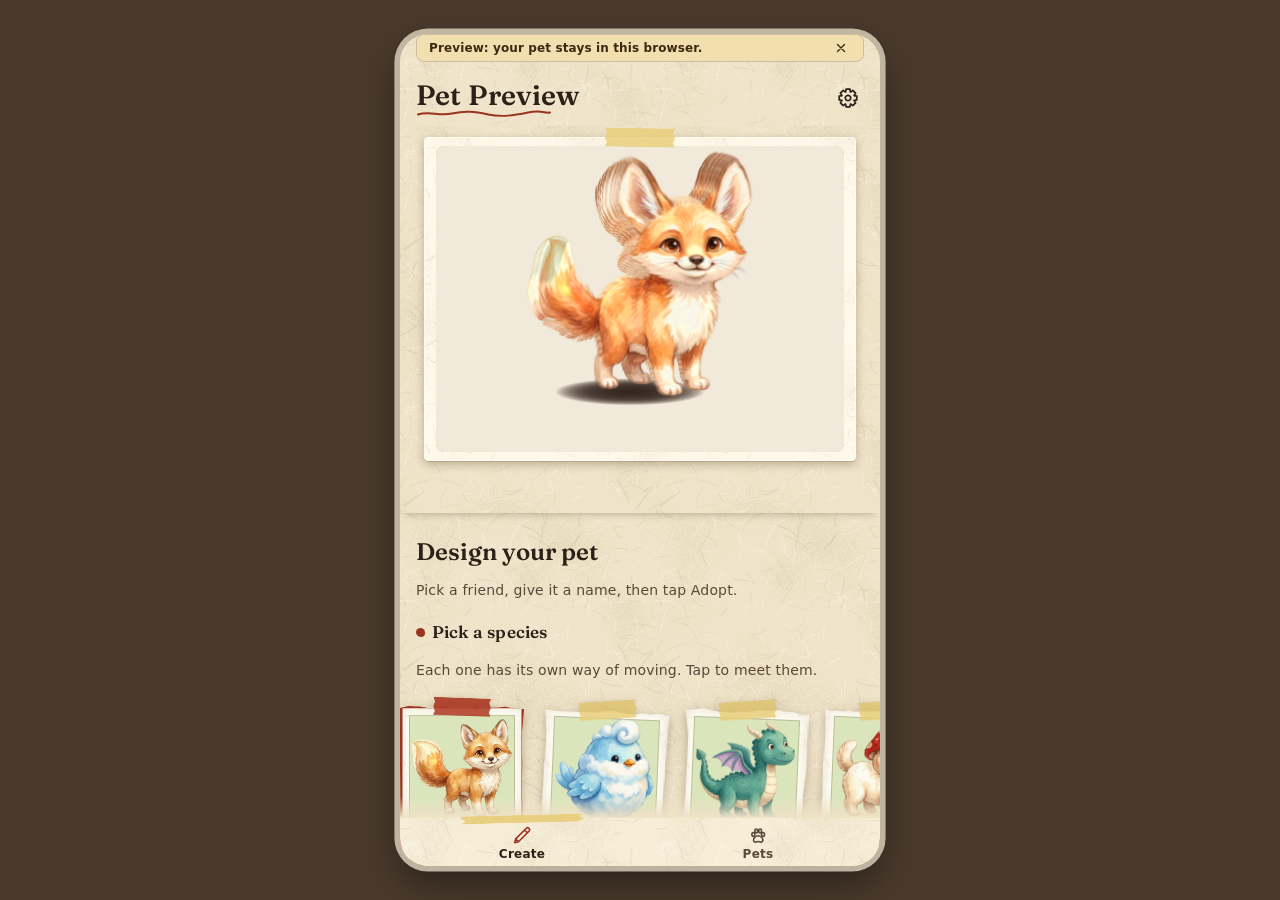
<file: index.html>
<!doctype html>
<html lang="en">
<head>
  <meta charset="utf-8">
  <meta name="viewport" content="width=device-width, initial-scale=1, viewport-fit=cover">
  <title>Pet Preview</title>
  <meta name="description" content="Pet Preview: a pet to raise and care for.">
  <meta name="theme-color" content="#fbf8ee" media="(prefers-color-scheme: light)">
  <meta name="theme-color" content="#14150f" media="(prefers-color-scheme: dark)">
  <meta name="color-scheme" content="dark light">
  <meta name="petpreview-build" content="9bb569b705d8">
  <meta name="mobile-web-app-capable" content="yes">
  <meta name="apple-mobile-web-app-capable" content="yes">
  <meta name="apple-mobile-web-app-title" content="Pet Preview">
  <meta name="apple-mobile-web-app-status-bar-style" content="black-translucent">
  <link rel="manifest" href="manifest.webmanifest">
  <link rel="icon" type="image/png" sizes="192x192" href="icons/icon-192.png">
  <link rel="apple-touch-icon" sizes="180x180" href="icons/apple-touch-icon.png">
  <link rel="stylesheet" href="styles.77dfd911.css">
  <meta name="robots" content="noindex, nofollow">
</head>
<body>
  <a class="skip" href="#main">Skip to the pet</a>
  <div class="frame">
<aside class="preview-note" data-preview-label aria-label="Preview notice"><p>Preview: your pet stays in this browser.</p><button type="button" class="preview-x" data-preview-dismiss aria-label="Dismiss the preview note"><svg class="icon" viewBox="0 0 24 24" width="14" height="14" aria-hidden="true" focusable="false"><path d="M6 6l12 12M18 6L6 18" fill="none" stroke="currentColor" stroke-width="2.4" stroke-linecap="round"/></svg></button></aside>

    <header class="bar">
      <h1>Pet Preview</h1>
      <div class="bar-actions" id="bar-actions">
      </div>
    </header>

    <div id="notice-region" aria-live="polite" aria-atomic="true"></div>

    <main id="main" class="stage game-main">
      <div id="game-root"></div>
      <p class="sync-line" id="sync-line" hidden>Saved on this device</p>
    </main>

    <section id="install-region" aria-label="Install Pet Preview"></section>
  </div>

  <dialog id="settings" aria-labelledby="settings-title">
    <form method="dialog" class="panel">
      <h2 id="settings-title">About this app</h2>
      <dl class="facts">
        <dt>Version</dt><dd id="fact-version">unknown</dd>
        <dt>Offline copy</dt><dd id="fact-offline">checking</dd>
        <dt>Space used</dt><dd id="fact-usage">checking</dd>
      </dl>
      <section class="preview-about" data-preview-about aria-label="About this preview">
      <p>This is a preview build. Saving to a server is not available in this preview, so your pet is saved in this browser only.</p>
      <p class="small"><a href="bench/">Phone bench</a> (measures this device only, sends nothing)</p>
      <p class="small"><a href="THIRD_PARTY_NOTICES.txt">Open-source notices</a> (the code this app is built with)</p>
      <button type="button" class="btn ghost" id="btn-preview-show" data-preview-show hidden>Show the preview note again</button>
    </section>
      <p class="small"><a href="fonts/FONT-LICENSES.txt">Font licences</a> (the title and note fonts are open-source)</p>
      <div class="row">
        <button type="button" id="btn-install-reset" class="btn ghost" hidden>Show the install guide again</button>
        <button type="submit" class="btn primary" autofocus>Close</button>
      </div>
    </form>
  </dialog>

  <script type="module" src="app.903bb0a5.js"></script>
  <noscript><p class="noscript">Pet Preview needs JavaScript to run.</p></noscript>
</body>
</html>
</file>
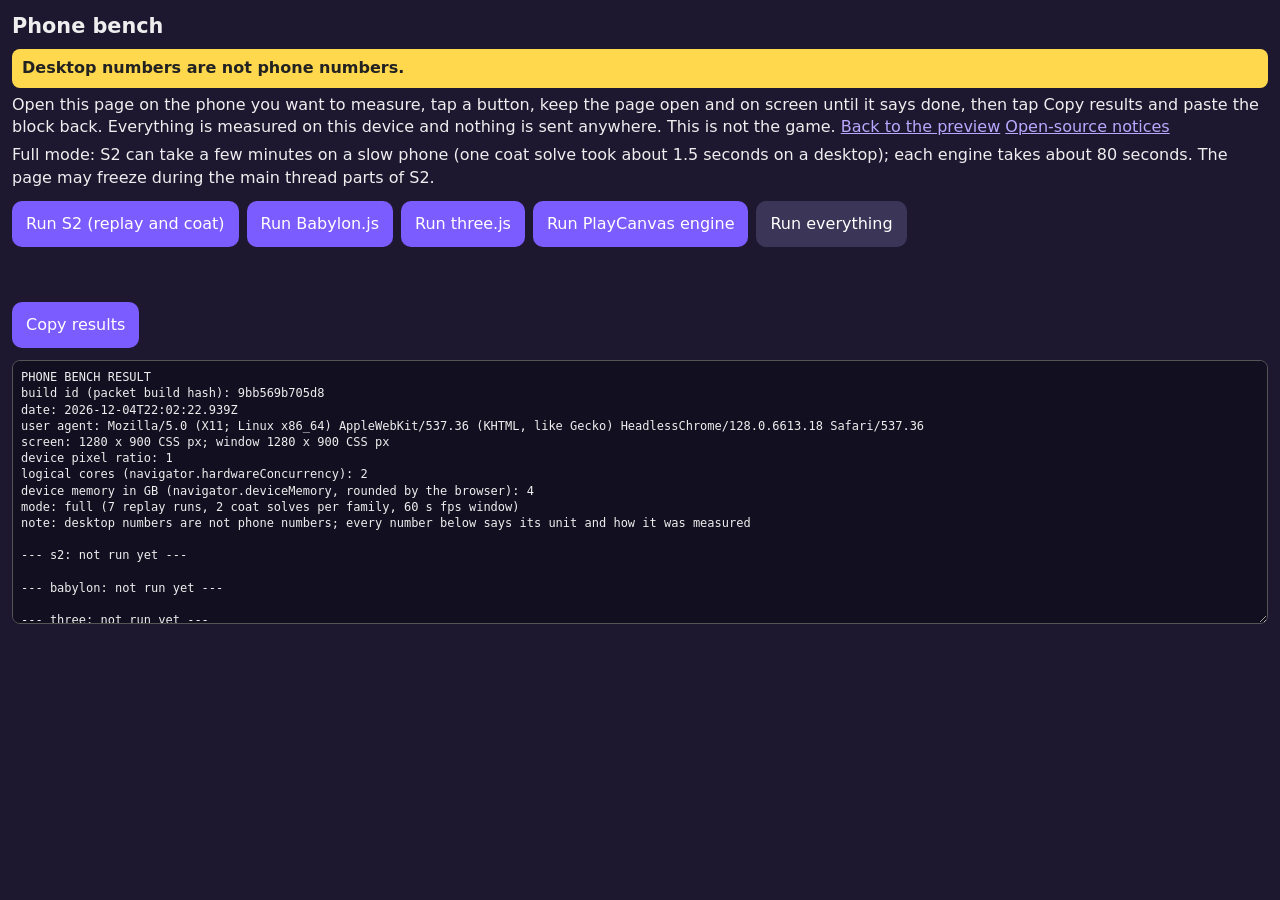
<file: bench/index.html>
<!doctype html>
<html lang="en">
<head>
  <meta charset="utf-8">
  <meta name="viewport" content="width=device-width, initial-scale=1">
  <meta name="robots" content="noindex, nofollow">
  <meta name="bench-build" content="9bb569b705d8">
  <title>Phone bench</title>
  <style>
    :root { color-scheme: dark light; }
    body { margin: 0; padding: 12px 12px 72px; font: 16px/1.4 system-ui, sans-serif; background: #1d1830; color: #eee; }
    h1 { font-size: 1.3rem; margin: 0 0 8px; }
    p { margin: 6px 0; }
    .warn { font-weight: 700; padding: 8px 10px; border-radius: 8px; background: #ffd84d; color: #222; }
    .row { display: flex; flex-wrap: wrap; gap: 8px; margin: 12px 0; }
    button { font: inherit; padding: 12px 14px; border-radius: 10px; border: 0; background: #7b5cff; color: #fff; min-height: 44px; }
    button:disabled { opacity: 0.5; }
    button.alt { background: #3b3558; }
    #status { min-height: 1.4em; font-weight: 600; }
    #stage { width: 100%; overflow: hidden; margin: 8px 0; }
    #stage canvas { display: block; max-width: 100% !important; height: auto !important; }
    textarea { width: 100%; box-sizing: border-box; min-height: 22em; font: 12px/1.35 ui-monospace, Menlo, Consolas, monospace; background: #120f20; color: #eee; border: 1px solid #555; border-radius: 8px; padding: 8px; }
    a { color: #b9a8ff; }
  </style>
</head>
<body>
  <h1>Phone bench</h1>
  <p class="warn">Desktop numbers are not phone numbers.</p>
  <p>Open this page on the phone you want to measure, tap a button, keep the page open and on screen until it says done, then tap Copy results and paste the block back. Everything is measured on this device and nothing is sent anywhere. This is not the game. <a href="../">Back to the preview</a> <a href="../THIRD_PARTY_NOTICES.txt">Open-source notices</a></p>
  <p id="cfg"></p>
  <div class="row">
    <button type="button" id="run-s2" data-run>Run S2 (replay and coat)</button>
    <button type="button" id="run-babylon" data-run>Run Babylon.js</button>
    <button type="button" id="run-three" data-run>Run three.js</button>
    <button type="button" id="run-playcanvas" data-run>Run PlayCanvas engine</button>
    <button type="button" id="run-all" data-run class="alt">Run everything</button>
  </div>
  <p id="status" role="status" aria-live="polite"></p>
  <div id="stage"></div>
  <div class="row"><button type="button" id="copy">Copy results</button><span id="copy-status" role="status"></span></div>
  <textarea id="out" readonly aria-label="Results"></textarea>
  <script type="module" src="bench.66676fa2.js"></script>
</body>
</html>
</file>
<file: styles.77dfd911.css>
/* Pet Preview shell styles: a hand-made picture book. Paper colours, ink and one vermilion accent; the old Material role names
   are kept (screens and tests use them) but now hold paper values. System sans for body text and controls so text scaling
   stays readable; two bundled OFL fonts (see fonts/FONT-LICENSES.txt) for titles and notes. No external requests.
   Sizes are in rem so text scaling works. The paper layer itself (tiles, torn edges, tabs) is in paper.css. */
@font-face { font-family: "Fraunces"; font-style: normal; font-weight: 600; font-display: swap; src: url("fonts/fraunces-latin-600-normal.woff2") format("woff2"); }
@font-face { font-family: "Caveat"; font-style: normal; font-weight: 600; font-display: swap; src: url("fonts/caveat-latin-600-normal.woff2") format("woff2"); }
:root {
  /* Light paper: warm page paper, brighter card paper, brown-black ink, one vermilion accent. Every text pair is checked in paper.css's header. */
  --md-primary: #9a331f;
  --md-on-primary: #fff7e8;
  --md-primary-container: #dbe5bb;
  --md-on-primary-container: #1f2d10;
  --md-secondary-container: #f1dfaf;
  --md-on-secondary-container: #3b2a10;
  --md-tertiary: #2f5a54;
  --md-tertiary-container: #cfe3d6;
  --md-on-tertiary-container: #0f2a26;
  --md-surface: #efe3c8;
  --md-surface-container-low: #f6edd6;
  --md-surface-container: #fbf4e2;
  --md-surface-container-high: #fff9ea;
  --md-on-surface: #2b2118;
  --md-on-surface-variant: #5a4838;
  --md-outline: #8a7560;
  --md-outline-variant: #cdbd9f;
  --md-error: #a3261b;
  --md-inverse-surface: #3a2e24;
  --md-inverse-on-surface: #f7ecd6;
  --md-scrim: rgba(36, 24, 12, 0.55);
  --paper-tex: var(--paper-tex-light, none);
  --paper-shade: rgba(120, 85, 45, 0.16);
  --paper-rim: rgba(255, 252, 240, 0.75);
  --lift: rgba(70, 45, 20, 0.30);
  --cover: #4a3a2c;
  --on-cover: #f3e6cc;
  --font-title: "Fraunces", "Iowan Old Style", "Palatino Linotype", Palatino, Georgia, serif;
  --font-hand: "Caveat", "Segoe Print", "Bradley Hand", "Comic Sans MS", cursive;
  /* Shape, motion, layout */
  --md-shape-card: 1rem;
  --md-shape-large: 1.75rem;
  --md-ease: cubic-bezier(0.2, 0, 0, 1);
  --md-dur: 200ms;
  --nav-h: calc(5rem + env(safe-area-inset-bottom, 0px));
  --gutter: 1rem;
  --tf-bg: var(--md-surface-container);
  /* Old names, kept as aliases */
  --bg: var(--md-surface);
  --frame: var(--md-surface);
  --ink: var(--md-on-surface);
  --muted: var(--md-on-surface-variant);
  --accent: var(--md-primary);
  --accent-ink: var(--md-on-primary);
  --line: var(--md-outline-variant);
  color-scheme: light dark;
}
@media (prefers-color-scheme: dark) {
  :root {
    /* Night paper: deep indigo-brown paper, warm cream ink. */
    --md-primary: #f2906e;
    --md-on-primary: #2d1308;
    --md-primary-container: #38432c;
    --md-on-primary-container: #dfe8c2;
    --md-secondary-container: #4a3b2a;
    --md-on-secondary-container: #f3e3c3;
    --md-tertiary: #9fd0c8;
    --md-tertiary-container: #1e4742;
    --md-on-tertiary-container: #c9ece6;
    --md-surface: #241c28;
    --md-surface-container-low: #2a2230;
    --md-surface-container: #2f2634;
    --md-surface-container-high: #382e3d;
    --md-on-surface: #f3e6cc;
    --md-on-surface-variant: #d3c3a8;
    --md-outline: #a08f78;
    --md-outline-variant: #5b4d5e;
    --md-error: #ffb4ab;
    --md-inverse-surface: #f3e6cc;
    --md-inverse-on-surface: #2c2230;
    --md-scrim: rgba(8, 4, 14, 0.68);
    --paper-tex: var(--paper-tex-dark, none);
    --paper-shade: rgba(0, 0, 0, 0.22);
    --paper-rim: rgba(255, 232, 190, 0.14);
    --lift: rgba(0, 0, 0, 0.5);
    --cover: #15111a;
    --on-cover: #f3e6cc;
  }
}


* { box-sizing: border-box; }
html { -webkit-text-size-adjust: 100%; text-size-adjust: 100%; font-size: 100%; }
body {
  margin: 0; min-height: 100vh; min-height: 100dvh;
  background: var(--bg); color: var(--md-on-surface);
  font-family: system-ui, -apple-system, "Segoe UI", Roboto, "Helvetica Neue", Arial, sans-serif;
  font-size: 1rem; line-height: 1.5; letter-spacing: 0.01em;
  display: flex; justify-content: center;
}
[hidden] { display: none !important; }

/* Frame: one column on a phone, a rounded card on a wide screen */
.frame {
  width: 100%; max-width: 30rem; min-height: 100vh; min-height: 100dvh;
  display: flex; flex-direction: column;
  background: var(--md-surface); overflow-x: clip;
  padding: env(safe-area-inset-top) env(safe-area-inset-right) 0 env(safe-area-inset-left);
}
@media (min-width: 40rem) {
  body { align-items: center; padding: 1rem; }
  .frame { min-height: 0; height: min(52rem, 94vh); border-radius: var(--md-shape-large); overflow: hidden; border: 1px solid var(--md-outline-variant); }
}

/* Top app bar */
.bar { display: flex; align-items: center; justify-content: space-between; gap: 0.5rem; min-height: 4rem; padding: 0.25rem 0.5rem 0.25rem var(--gutter); background: var(--md-surface); }
.bar-actions { display: flex; align-items: center; gap: 0.25rem; }
h1 { margin: 0; font-size: 1.375rem; line-height: 1.75rem; font-weight: 500; letter-spacing: 0; }
h2 { margin: 0 0 0.5rem; font-size: 1.375rem; line-height: 1.75rem; font-weight: 500; letter-spacing: 0; }
h3 { margin: 0; font-size: 1rem; line-height: 1.5rem; font-weight: 500; }
.icon-btn {
  position: relative; display: inline-flex; align-items: center; justify-content: center; flex: none;
  width: 3rem; height: 3rem; padding: 0; border: 0; border-radius: 50%; cursor: pointer;
  background: transparent; color: var(--md-on-surface-variant); font: inherit;
  transition: background-color var(--md-dur) var(--md-ease);
}
.icon-btn:hover { background: color-mix(in srgb, var(--md-on-surface) 8%, transparent); }
.icon-btn:active { background: color-mix(in srgb, var(--md-on-surface) 12%, transparent); }
.icon-btn[aria-current="page"] { background: var(--md-secondary-container); color: var(--md-on-secondary-container); }
.icon { flex: none; display: block; }

.stage { flex: 1; display: flex; flex-direction: column; align-items: center; justify-content: center; text-align: center; gap: 0.5rem; padding: 1rem 0; }
.pet { width: min(70vw, 16rem); height: auto; }
.bob { animation: bob 3s ease-in-out infinite; transform-origin: 100px 170px; }
@keyframes bob { 50% { transform: translateY(-5px); } }
.engine-note, .sync-line, .small { color: var(--md-on-surface-variant); font-size: 0.875rem; line-height: 1.25rem; margin: 0; }

/* Buttons: .btn is outlined; .primary is filled; .tonal is filled tonal; .ghost is text */
.btn {
  display: inline-flex; align-items: center; justify-content: center; gap: 0.5rem;
  font: inherit; font-size: 0.875rem; font-weight: 500; letter-spacing: 0.01em; line-height: 1.25rem;
  min-height: 3rem; padding: 0.5rem 1.5rem; border-radius: 999px; text-decoration: none;
  border: 1px solid var(--md-outline); background: transparent; color: var(--md-primary); cursor: pointer;
  transition: background-color var(--md-dur) var(--md-ease), box-shadow var(--md-dur) var(--md-ease);
}
.btn:hover { box-shadow: inset 0 0 0 100vmax color-mix(in srgb, currentColor 8%, transparent); }
.btn:active { box-shadow: inset 0 0 0 100vmax color-mix(in srgb, currentColor 12%, transparent); }
.btn.primary { background: var(--md-primary); color: var(--md-on-primary); border-color: transparent; }
.btn.tonal { background: var(--md-secondary-container); color: var(--md-on-secondary-container); border-color: transparent; }
.btn.ghost { border-color: transparent; padding-inline: 0.75rem; }
.btn[hidden] { display: none; }
.btn:disabled { opacity: 0.38; cursor: default; box-shadow: none; }
.btn .icon { width: 1.125rem; height: 1.125rem; }
:focus-visible { outline: 3px solid var(--md-primary); outline-offset: 2px; }
.skip { position: absolute; left: -999px; top: 0; background: var(--md-primary); color: var(--md-on-primary); padding: 0.5rem 1rem; z-index: 50; border-radius: 0 0 0.75rem 0; }
.skip:focus { left: 0; top: 0; }

/* Cards */
.card { border: 0; border-radius: var(--md-shape-card); padding: 1rem; margin: 0.5rem 0; background: var(--md-surface-container); --tf-bg: var(--md-surface-container); }
.card p { margin: 0 0 0.5rem; }
.card .row, .panel .row { display: flex; flex-wrap: wrap; gap: 0.5rem; }
.steps { padding-left: 1.25rem; margin: 0.25rem 0 0.75rem; }
.steps li { margin-bottom: 0.5rem; }
.steps svg { width: 1.5rem; height: 1.5rem; vertical-align: middle; margin: 0 0.25rem; }
.card.overlay { position: fixed; left: 0.75rem; right: 0.75rem; bottom: calc(var(--nav-h) + 0.5rem); max-width: 28rem; margin: 0 auto; z-index: 20; background: var(--md-surface-container-high); box-shadow: 0 0.25rem 1.5rem rgba(0, 0, 0, 0.3); }
.claim { font-size: 0.95rem; }
.noscript { padding: 1rem; }

/* Dialog as a 28px sheet */
dialog { max-width: min(28rem, calc(100vw - 2rem)); width: 100%; border: 0; border-radius: var(--md-shape-large); background: var(--md-surface-container-high); color: var(--md-on-surface); padding: 0; --tf-bg: var(--md-surface-container-high); }
dialog::backdrop { background: var(--md-scrim); }
.panel { padding: 1.5rem; }
.panel h2 { margin-bottom: 1rem; font-size: 1.5rem; line-height: 2rem; font-weight: 400; }
.panel .row { justify-content: flex-end; margin-top: 1rem; }
.facts { display: grid; grid-template-columns: max-content 1fr; gap: 0.25rem 1rem; margin: 0 0 0.75rem; }
.facts dt { color: var(--md-on-surface-variant); }
.facts dd { margin: 0; overflow-wrap: anywhere; }


@media (prefers-reduced-motion: reduce) {
  *, *::before, *::after { animation: none !important; transition: none !important; scroll-behavior: auto !important; }
}

/* A phone held sideways: the app uses the whole screen (not the desktop card), with slimmer bars. */
@media (orientation: landscape) and (max-height: 40rem) {
  :root { --nav-h: calc(3.75rem + env(safe-area-inset-bottom, 0px)); }
  body { padding: 0; align-items: stretch; }
  .frame { max-width: none; height: 100dvh; min-height: 0; border: 0; border-radius: 0; }
  .bar { min-height: 3rem; }
}

/* Game layer styles (Material 3). Appended to the shell stylesheet by the web build; tokens come from there.
   Sizes are in rem so text scaling works. Elevation is by tone (surface container levels), not heavy shadows. */
.game { width: 100%; display: flex; flex-direction: column; gap: 0.5rem; }
.game > .stage-wrap, .game > .screen, .game > .sync-bar { padding-inline: var(--gutter); }

/* Pet stage: a large 28px card */
.stage-wrap { position: sticky; top: 0; z-index: 5; width: 100%; background: var(--md-surface); padding-top: 0.25rem; padding-bottom: 0.5rem; }
.stage-wrap[hidden] { display: none; }
.stage-box { position: relative; width: min(100%, calc(36vh * 4 / 3)); margin-inline: auto; aspect-ratio: 4 / 3; max-height: 36vh; display: flex; justify-content: center; border-radius: var(--md-shape-large); overflow: hidden; background: var(--md-primary-container); }
/* The drawing buffer is 4:3, so the picture is always 4:3 and fits INSIDE the mat: it takes the mat's inner height and
   its width follows, so a shrunk or height-capped stage box gives a wider mat at the sides instead of a squashed
   picture or one sticking out at the top and bottom (seen on a 360x687 phone). */
.stage-box > .pet-canvas { height: 100%; width: auto; max-width: 100%; aspect-ratio: 4 / 3; align-self: center; margin: auto; min-height: 0; }
.pet-canvas { width: 100%; height: 100%; max-width: 100%; border: 0; border-radius: var(--md-shape-large); background: var(--md-primary-container); touch-action: none; }
.restoring { position: absolute; inset: 0; display: flex; align-items: center; justify-content: center; background: var(--md-scrim); color: #fff; font-weight: 500; border-radius: var(--md-shape-large); }
.restoring[hidden] { display: none; }

/* Toast: a snackbar above the bottom bar. It never takes a click. */
.toast { position: fixed; left: 50%; bottom: calc(var(--nav-h) + 0.75rem); transform: translateX(-50%); z-index: 30; margin: 0; width: max-content; max-width: min(26rem, calc(100vw - 2rem)); padding: 0; border-radius: 0.75rem; background: var(--md-inverse-surface); color: var(--md-inverse-on-surface); font-size: 0.875rem; line-height: 1.25rem; font-weight: 500; text-align: left; pointer-events: none; }
.toast:not(:empty) { padding: 0.75rem 1rem; animation: fade-in var(--md-dur) var(--md-ease); }
.sync-bar { display: flex; flex-direction: column; gap: 0.25rem; }
.sync-status { margin: 0; color: var(--md-on-surface-variant); font-size: 0.75rem; line-height: 1rem; }

/* Screens */
.screen { display: flex; flex-direction: column; gap: 0.75rem; padding-top: 0.25rem; padding-bottom: 1rem; --tf-bg: var(--md-surface); }
.creator, .care, .walk, .journal, .bag, .pets, .settings { display: flex; flex-direction: column; gap: 0.75rem; }
.screen > * { animation: fade-in var(--md-dur) var(--md-ease); }
@keyframes fade-in { from { opacity: 0; } to { opacity: 1; } }
.screen h2 { margin: 0.25rem 0 0; }
.screen h3 { margin: 0.5rem 0 0.25rem; }
.section-label { margin: 0.75rem 0 0.25rem; font-size: 0.875rem; font-weight: 500; letter-spacing: 0.04em; color: var(--md-primary); }
.screen p { margin: 0; }
.hint, .seed { color: var(--md-on-surface-variant); font-size: 0.875rem; }
.coat-status, .form-message, .hint-line, .state-line { margin: 0; min-height: 0; font-size: 0.875rem; color: var(--md-on-surface-variant); }
.hint-line:not(:empty), .state-line:not(:empty) { padding: 0.25rem 0; }
.form-message:not(:empty) { padding-bottom: 0.5rem; text-align: center; }
.row { display: flex; flex-wrap: wrap; gap: 0.5rem; }
.reduce-motion *, .reduce-motion *::before, .reduce-motion *::after { animation: none !important; transition: none !important; }

/* Bottom navigation bar */
.navbar { position: sticky; bottom: 0; z-index: 6; display: flex; align-items: stretch; height: var(--nav-h); padding: 0.75rem 0.5rem calc(0.75rem + env(safe-area-inset-bottom, 0px)); margin-top: 0.5rem; background: var(--md-surface-container); border-top: 1px solid color-mix(in srgb, var(--md-outline-variant) 50%, transparent); gap: 0.25rem; }
.nav-item { flex: 1 1 0; min-width: 0; display: flex; flex-direction: column; align-items: center; justify-content: flex-start; gap: 0.25rem; padding: 0; border: 0; background: transparent; color: var(--md-on-surface-variant); font: inherit; font-size: 0.75rem; line-height: 1rem; font-weight: 500; letter-spacing: 0.04em; cursor: pointer; }
.nav-pill { display: flex; align-items: center; justify-content: center; width: min(4rem, 100%); height: 2rem; border-radius: 1rem; transition: background-color var(--md-dur) var(--md-ease); }
.nav-item:hover .nav-pill { background: color-mix(in srgb, var(--md-on-surface) 8%, transparent); }
.nav-item[aria-current="page"] { color: var(--md-on-surface); }
.nav-item[aria-current="page"] .nav-pill { background: var(--md-secondary-container); color: var(--md-on-secondary-container); }
.nav-label { max-width: 100%; overflow: hidden; text-overflow: ellipsis; white-space: nowrap; }

/* Fields: outlined text fields, selects and sliders */
.field { display: grid; gap: 0.25rem; margin: 0; }
.field label { font-size: 0.875rem; font-weight: 500; color: var(--md-on-surface-variant); }
.field.tf { position: relative; margin-top: 0.5rem; }
.field.tf label { position: absolute; z-index: 1; top: 0; left: 0.75rem; transform: translateY(-50%); padding: 0 0.25rem; font-size: 0.75rem; line-height: 1rem; background: var(--tf-bg); pointer-events: none; }
.field input[type="text"], .field input[type="email"], .field select {
  width: 100%; min-height: 3.5rem; font: inherit; padding: 0.5rem 1rem; border-radius: 0.75rem;
  border: 1px solid var(--md-outline); background: transparent; color: var(--md-on-surface);
}
.field input[type="text"]:focus, .field input[type="email"]:focus, .field select:focus { border-color: var(--md-primary); box-shadow: 0 0 0 1px var(--md-primary); outline: none; }
.field:focus-within label { color: var(--md-primary); }
.field select { appearance: none; -webkit-appearance: none; padding-right: 2.5rem; background-image: linear-gradient(45deg, transparent 50%, currentColor 50%), linear-gradient(135deg, currentColor 50%, transparent 50%); background-position: calc(100% - 1.25rem) 50%, calc(100% - 0.9rem) 50%; background-size: 0.4rem 0.4rem; background-repeat: no-repeat; }
.field select option { background: var(--md-surface-container-high); color: var(--md-on-surface); }
.field input[type="color"] { width: 3.5rem; height: 3rem; padding: 0.125rem; border: 1px solid var(--md-outline); border-radius: 0.75rem; background: transparent; cursor: pointer; }
.field .hint { margin-left: 1rem; }
input[type="range"] { --pct: 50%; -webkit-appearance: none; appearance: none; width: 100%; height: 2.75rem; margin: 0; background: transparent; cursor: pointer; }
input[type="range"]::-webkit-slider-runnable-track { height: 0.25rem; border-radius: 0.125rem; background: linear-gradient(to right, var(--md-primary) var(--pct), var(--md-secondary-container) var(--pct)); }
input[type="range"]::-webkit-slider-thumb { -webkit-appearance: none; appearance: none; width: 1.25rem; height: 1.25rem; margin-top: -0.5rem; border-radius: 50%; border: 0; background: var(--md-primary); transition: box-shadow var(--md-dur) var(--md-ease); }
input[type="range"]::-moz-range-track { height: 0.25rem; border-radius: 0.125rem; background: var(--md-secondary-container); }
input[type="range"]::-moz-range-progress { height: 0.25rem; border-radius: 0.125rem; background: var(--md-primary); }
input[type="range"]::-moz-range-thumb { width: 1.25rem; height: 1.25rem; border-radius: 50%; border: 0; background: var(--md-primary); }
input[type="range"]:hover::-webkit-slider-thumb { box-shadow: 0 0 0 0.5rem color-mix(in srgb, var(--md-primary) 12%, transparent); }
input[type="range"]:focus-visible { outline: none; }
input[type="range"]:focus-visible::-webkit-slider-thumb { box-shadow: 0 0 0 0.5rem color-mix(in srgb, var(--md-primary) 24%, transparent); }
progress { -webkit-appearance: none; appearance: none; width: 100%; height: 0.25rem; border: 0; border-radius: 0.125rem; background: var(--md-secondary-container); overflow: hidden; }
progress::-webkit-progress-bar { background: var(--md-secondary-container); }
progress::-webkit-progress-value { background: var(--md-primary); border-radius: 0.125rem; }
progress::-moz-progress-bar { background: var(--md-primary); }
.coat-row { display: grid; gap: 0.5rem; }

/* Segmented buttons: aria-pressed marks the chosen one */
.seg { display: flex; border: 1px solid var(--md-outline); border-radius: 999px; overflow: hidden; }
.seg .btn { flex: 1 1 0; min-width: 0; min-height: 2.75rem; padding: 0.25rem 0.5rem; border: 0; border-radius: 0; color: var(--md-on-surface); }
.seg .btn + .btn { border-left: 1px solid var(--md-outline); }
.seg .btn[aria-pressed="true"], .seg .btn:active { background: var(--md-secondary-container); color: var(--md-on-secondary-container); }
.btn[aria-pressed="true"]::before { content: "\2713"; font-weight: 700; }
.row .btn[aria-pressed] { min-height: 2.75rem; padding: 0.25rem 1rem; border-radius: 0.5rem; color: var(--md-on-surface-variant); }
.row .btn[aria-pressed="true"] { background: var(--md-secondary-container); color: var(--md-on-secondary-container); border-color: transparent; }

/* Chips (assist chips with a count badge) */
.chips { display: flex; flex-wrap: wrap; gap: 0.5rem; }
.chip { display: inline-flex; align-items: center; gap: 0.5rem; min-height: 2.75rem; padding: 0.25rem 0.5rem 0.25rem 1rem; border-radius: 999px; border: 1px solid var(--md-outline); background: transparent; color: var(--md-on-surface); font: inherit; font-size: 0.875rem; font-weight: 500; cursor: pointer; transition: background-color var(--md-dur) var(--md-ease), opacity var(--md-dur) var(--md-ease); }
.chip:hover { box-shadow: inset 0 0 0 100vmax color-mix(in srgb, currentColor 8%, transparent); }
.chip .count { display: inline-flex; align-items: center; justify-content: center; min-width: 1.5rem; height: 1.5rem; padding: 0 0.375rem; border-radius: 999px; background: var(--md-primary-container); color: var(--md-on-primary-container); font-size: 0.75rem; }
.chip[data-empty="true"] { opacity: 0.5; }

/* Expandable sections as cards */
.sect { border-radius: var(--md-shape-card); background: var(--md-surface-container); --tf-bg: var(--md-surface-container); }
.sect > summary { display: flex; align-items: center; justify-content: space-between; gap: 0.5rem; min-height: 3.5rem; padding: 0 1rem; cursor: pointer; list-style: none; border-radius: var(--md-shape-card); font-size: 1rem; font-weight: 500; }
.sect > summary::-webkit-details-marker { display: none; }
.sect > summary::after { content: ""; flex: none; width: 0.55rem; height: 0.55rem; margin-right: 0.25rem; border-right: 2px solid var(--md-on-surface-variant); border-bottom: 2px solid var(--md-on-surface-variant); transform: rotate(45deg); transition: transform var(--md-dur) var(--md-ease); }
.sect[open] > summary::after { transform: rotate(-135deg) translate(-2px, -2px); }
.sect > summary:hover { background: color-mix(in srgb, var(--md-on-surface) 6%, transparent); }
.sect-body { display: grid; gap: 0.75rem; padding: 0.25rem 1rem 1rem; }
.sect.nested { background: var(--md-surface-container-high); --tf-bg: var(--md-surface-container-high); border-radius: 0.75rem; }
.sect.nested > summary { min-height: 3rem; font-size: 0.875rem; }
.seed-row { display: flex; align-items: center; flex-wrap: wrap; gap: 0.5rem; font-size: 0.875rem; color: var(--md-on-surface-variant); }
.name-card { padding: 0.75rem 1rem 0.5rem; border-radius: var(--md-shape-card); background: var(--md-surface-container); --tf-bg: var(--md-surface-container); }

/* Colour swatches */
.swatches { display: grid; grid-template-columns: repeat(3, 1fr); gap: 0.75rem 0.5rem; }
.swatch { display: flex; flex-direction: column; align-items: center; gap: 0.25rem; padding: 0.25rem; border: 0; border-radius: 0.75rem; background: transparent; color: var(--md-on-surface-variant); font: inherit; font-size: 0.75rem; cursor: pointer; }
.swatch-dot { position: relative; display: block; width: 3rem; height: 3rem; border-radius: 50%; border: 1px solid var(--md-outline-variant); transition: box-shadow var(--md-dur) var(--md-ease); }
.swatch:hover .swatch-dot { box-shadow: 0 0 0 0.25rem color-mix(in srgb, var(--md-primary) 12%, transparent); }
.swatch[aria-pressed="true"] { color: var(--md-on-surface); }
.swatch[aria-pressed="true"] .swatch-dot { box-shadow: 0 0 0 3px var(--md-surface-container), 0 0 0 5px var(--md-primary); }
.swatch[aria-pressed="true"] .swatch-dot::after { content: "\2713"; position: absolute; right: -0.25rem; bottom: -0.25rem; display: flex; align-items: center; justify-content: center; width: 1.375rem; height: 1.375rem; border-radius: 50%; background: var(--md-primary); color: var(--md-on-primary); font-size: 0.8rem; font-weight: 700; }

/* Starter pet carousel */
.carousel { display: flex; gap: 0.75rem; margin-inline: calc(var(--gutter) * -1); padding: 0.25rem var(--gutter) 0.5rem; overflow-x: auto; scroll-snap-type: x proximity; scrollbar-width: thin; }
.starter { flex: none; scroll-snap-align: start; display: flex; flex-direction: column; align-items: center; gap: 0.125rem; width: 7.25rem; padding: 0.75rem 0.5rem; border: 1px solid transparent; border-radius: var(--md-shape-card); background: var(--md-surface-container); color: var(--md-on-surface); font: inherit; text-align: center; cursor: pointer; transition: background-color var(--md-dur) var(--md-ease), border-color var(--md-dur) var(--md-ease); }
.starter:hover { background: var(--md-surface-container-high); }
.starter[aria-pressed="true"] { background: var(--md-primary-container); color: var(--md-on-primary-container); border-color: var(--md-primary); }
.starter .avatar { margin-bottom: 0.25rem; }
.starter-name { font-size: 0.875rem; font-weight: 500; line-height: 1.25rem; }
.starter-style { font-size: 0.75rem; line-height: 1rem; color: var(--md-on-surface-variant); }
.starter[aria-pressed="true"] .starter-style { color: inherit; }

/* Sticky Adopt bar, sitting just above the bottom navigation bar */
.adopt-bar { position: sticky; bottom: var(--nav-h); z-index: 4; padding: 0.5rem 0 0.75rem; background: linear-gradient(to bottom, transparent, var(--md-surface) 0.75rem); }
.adopt-bar .btn { width: 100%; min-height: 3rem; font-size: 1rem; }

/* Care */
.needs { list-style: none; margin: 0; padding: 0; display: grid; grid-template-columns: repeat(auto-fit, minmax(9.5rem, 1fr)); gap: 0.5rem; }
.need { display: grid; grid-template-columns: auto 1fr; align-items: center; gap: 0.25rem 0.625rem; padding: 0.75rem; border-radius: var(--md-shape-card); background: var(--md-secondary-container); color: var(--md-on-secondary-container); }
.need[data-need="bond"] { grid-column: 1 / -1; background: var(--md-primary-container); color: var(--md-on-primary-container); }
.need-icon { display: flex; align-items: center; justify-content: center; width: 2.25rem; height: 2.25rem; border-radius: 50%; background: color-mix(in srgb, currentColor 12%, transparent); }
.need-text { display: flex; flex-direction: column; min-width: 0; }
.need-label { font-size: 0.75rem; line-height: 1rem; font-weight: 500; letter-spacing: 0.04em; opacity: 0.8; }
.need-word { font-size: 0.9375rem; line-height: 1.25rem; font-weight: 500; overflow-wrap: anywhere; }
.need-bar { grid-column: 1 / -1; display: block; height: 0.25rem; margin-top: 0.25rem; border-radius: 0.125rem; background: color-mix(in srgb, currentColor 16%, transparent); overflow: hidden; }
.need-fill { display: block; height: 100%; border-radius: 0.125rem; background: var(--md-primary); transition: width var(--md-dur) var(--md-ease); }
.need[data-band="low"] .need-fill { background: var(--md-tertiary); }
.need[data-need="bond"] .need-fill { background: var(--md-on-primary-container); }
.quick-row { display: flex; gap: 0.5rem; }
.quick-row .btn { flex: 1 1 0; min-width: 0; padding-inline: 0.5rem; }
.quick-row .btn[hidden] { display: none; }

/* Walk, journal, bag and pets */
fieldset { border: 0; margin: 0; padding: 0; min-width: 0; display: grid; gap: 0.5rem; }
legend { padding: 0; margin-bottom: 0.25rem; font-size: 0.875rem; font-weight: 500; letter-spacing: 0.04em; color: var(--md-primary); }
.walk-view { display: flex; flex-direction: column; gap: 0.75rem; }
.stamps, .treat-list, .profile-list { list-style: none; padding: 0; margin: 0 0 0.5rem; display: grid; grid-template-columns: repeat(auto-fit, minmax(9rem, 1fr)); gap: 0.5rem; }
.stamp { padding: 0.625rem 0.75rem; border-radius: var(--md-shape-card); background: var(--md-secondary-container); color: var(--md-on-secondary-container); font-size: 0.875rem; }
.stamp[data-have="false"] { background: transparent; color: var(--md-on-surface-variant); border: 1px dashed var(--md-outline-variant); }
.treat, .profile { display: flex; flex-wrap: wrap; align-items: center; gap: 0.5rem; padding: 0.75rem 1rem; border-radius: var(--md-shape-card); background: var(--md-surface-container); }
.treat-name, .profile-name { font-weight: 500; flex: 1; }
.treat-count { color: var(--md-on-surface-variant); font-size: 0.875rem; }
.finds ul { margin: 0; padding-left: 1.25rem; }
.game-error { padding: 1rem; }
.settings .facts { grid-template-columns: 1fr; padding: 1rem; border-radius: var(--md-shape-card); background: var(--md-surface-container); }
.settings .facts dd { margin-bottom: 0.5rem; }
.settings .facts dd:last-child { margin-bottom: 0; }
.account, .continue, .moved { display: flex; flex-direction: column; gap: 0.75rem; }
.account-pets { list-style: none; margin: 0; padding: 0; display: grid; gap: 0.5rem; }
.email-code { display: grid; gap: 0.75rem; }
.stage.game-main { justify-content: flex-start; align-items: stretch; text-align: left; padding: 0; gap: 0; }
/* On a phone the page itself scrolls (so the sticky pet and bars stay in view); in the framed desktop layout the frame is a fixed height, so main scrolls. */
@media (min-width: 40rem) { .stage.game-main { overflow-y: auto; min-height: 0; } }
#game-root { width: 100%; }
.sync-line { padding: 0 var(--gutter); }
/* Keep focused controls clear of the sticky pet stage and the bottom bar when the browser scrolls them into view. */
html { scroll-padding-bottom: calc(var(--nav-h) + 4.5rem); }
html[data-stage][data-stage] { scroll-padding-top: calc(min(36vh, 22.5rem) + 1rem); }
.stage.game-main { scroll-padding-bottom: calc(var(--nav-h) + 4.5rem); scroll-padding-top: calc(min(36vh, 22.5rem) + 1rem); }

/* ---- real walk: the camera or AR view (src/ui/realwalk.js). Works upright and sideways. ---- */
.rw-layer { position: fixed; inset: 0; z-index: 50; background: #000; overflow: hidden; color: var(--md-on-surface); }
.rw-layer[hidden] { display: none; }
.rw-layer[data-view="xr"] { background: transparent; }
.rw-cam { position: absolute; inset: 0; width: 100%; height: 100%; object-fit: cover; }
.rw-pet { position: absolute; left: 50%; bottom: calc(var(--rw-hud-h, 8rem) + max(0.75rem, env(safe-area-inset-bottom)) + 0.5rem); width: min(80vw, 56vh, calc((100dvh - var(--rw-hud-h, 8rem) - 3rem) * 4 / 3)); transform: translateX(-50%); pointer-events: none; }
.rw-layer[data-view="xr"] .rw-pet { left: 0; top: 0; bottom: auto; width: 10rem; transform: none; }
/* AR: a soft contact shadow on the floor under its feet (it stands at 0.9 of the box), so it sits in the room, not on the glass */
.rw-layer[data-view="xr"] .rw-pet::before { content: ""; position: absolute; left: 22%; right: 22%; top: 84%; height: 12%; z-index: -1; border-radius: 50%; background: radial-gradient(closest-side, rgba(0, 0, 0, 0.42), rgba(0, 0, 0, 0.18) 60%, transparent); }
.rw-layer[data-view="xr"] .rw-pet[data-walking="1"] .pet-canvas { animation: rw-step 0.42s ease-in-out infinite alternate; }
@keyframes rw-step { from { transform: translateY(0); } to { transform: translateY(-3%); } }
@media (prefers-reduced-motion: reduce) { .rw-layer[data-view="xr"] .rw-pet[data-walking="1"] .pet-canvas { animation: none; } }
.rw-pet .pet-canvas { display: block; width: 100%; height: auto; aspect-ratio: 4 / 3; background: transparent; box-shadow: none; border-radius: 0; }
.rw-hud { position: absolute; left: 0.75rem; right: 0.75rem; bottom: max(0.75rem, env(safe-area-inset-bottom)); padding: 0.75rem 1rem; border-radius: var(--md-shape-large); background: color-mix(in srgb, var(--md-surface) 88%, transparent); max-height: 45vh; overflow: auto; }
.rw-hud p { margin: 0.2rem 0; }
.rw-hud progress { width: 100%; }
.rw-hud .real-find:empty { display: none; }
.real-distance { font-size: 1.25rem; font-weight: 600; }
/* walk setup: Start sits under the way to walk, so it never needs to stick over the choices below it */
.game .walk-view > #btn-walk-start { position: static; box-shadow: none; }
@media (orientation: portrait) { .walk[data-setup] .ww { height: max(9rem, calc(min(34vh, 18rem) - var(--top-extra, 0px))); } } /* a note above the app bar (preview build) takes room: the setup picture gives it up so Start stays on screen */
@media (orientation: landscape) {
  .rw-pet { left: 32%; bottom: 0.5rem; width: min(55vw, 70vh); }
  .rw-hud { left: auto; top: max(0.75rem, env(safe-area-inset-top)); bottom: max(0.75rem, env(safe-area-inset-bottom)); width: min(22rem, 38vw); max-height: none; }
}
html[data-real-walk] body { overflow: hidden; }

/* ---- the game-world walk (src/ui/worldwalk.js): a painted side-on world with the pet canvas standing in it ---- */
.walk-world { position: relative; margin-inline: calc(-1 * var(--gutter, 1rem)); }
.walk-world[hidden] { display: none; }
.ww { position: relative; width: 100%; height: min(56vh, 30rem); min-height: 14rem; overflow: hidden; border-radius: 0; background: var(--md-surface-container); user-select: none; -webkit-user-select: none; }
.ww > canvas { position: absolute; inset: 0; width: 100%; height: 100%; display: block; }
.ww-pet { position: absolute; left: 0; top: 0; transform-origin: 50% 90%; pointer-events: none; will-change: transform; }
.ww-pet .pet-canvas { display: block; width: 100%; height: auto; aspect-ratio: 4 / 3; background: transparent; box-shadow: none; border-radius: 0; }
.walk-hud { display: grid; gap: 0.35rem; }
.walk-hud p { margin: 0; }
.walk-hud progress { width: 100%; }
@media (min-width: 40rem) { .walk-world { margin-inline: 0; } .ww { border-radius: var(--md-shape-large); } }
/* Sideways: the world takes the left of the screen at full height, the controls scroll on the right. */
@media (orientation: landscape) and (max-height: 40rem) {
  .navbar { padding-block: 0.375rem calc(0.375rem + env(safe-area-inset-bottom, 0px)); margin-top: 0; }
  .nav-pill { height: 1.75rem; }
  /* screens with the pet picture: the picture on the left (pinned), the screen on the right */
  .game[data-stage][data-stage] { display: grid; grid-template-columns: minmax(0, 0.9fr) minmax(0, 1.1fr); column-gap: 0.75rem; align-items: start; }
  .game[data-stage][data-stage] > .stage-wrap { grid-column: 1; grid-row: 1 / span 3; padding-inline-end: 0; }
  .game[data-stage][data-stage] > :not(.stage-wrap):not(.navbar) { grid-column: 2; padding-inline-start: 0; }
  .game > .navbar { grid-column: 1 / -1; }
  .stage-wrap .stage-box { max-height: calc(100dvh - 4rem - var(--top-extra, 0px) - var(--nav-h) - 2.5rem); width: min(100%, calc((100dvh - 4rem - var(--top-extra, 0px) - var(--nav-h) - 2.5rem) * 4 / 3)); padding: 0.3rem; } /* a thinner mat: in a short window the paper padding would stretch the picture inside */
  /* the stage sits beside the screen, not above it: scrolling into view must not keep room for a stage on top (paper.css
     pads by --stage-h), or a short scroller has no room left and cards end up under the tab bar */
  :root[data-stage][data-stage], :root[data-stage][data-stage] .stage.game-main { scroll-padding-top: 0.5rem; scroll-padding-bottom: calc(var(--nav-h) + 0.5rem); }
  /* the petting tags sit in a row under the picture, never over the pet */
  .stage-wrap .stage-tags { position: static; display: flex; flex-wrap: wrap; justify-content: center; gap: 0.5rem; padding: 0.5rem 0 0; pointer-events: auto; }
  .stage-wrap .stage-tags .btn.tag { position: static; transform: none; opacity: 1; }
  .stage-wrap[data-tags] .stage-box { max-height: calc(100dvh - 4rem - var(--top-extra, 0px) - var(--nav-h) - 6.5rem); width: min(100%, calc((100dvh - 4rem - var(--top-extra, 0px) - var(--nav-h) - 6.5rem) * 4 / 3)); }
  /* other screens keep a readable column in the middle */
  .game:not([data-stage]):not([data-stage]) > .screen > :not(.walk) { max-width: 40rem; margin-inline: auto; }
  .walk { display: grid; grid-template-columns: minmax(0, 1.6fr) minmax(14rem, 1fr); column-gap: 0.75rem; align-items: start; padding-block: 0.5rem; }
  .walk > .walk-title { position: absolute; width: 1px; height: 1px; overflow: hidden; clip-path: inset(50%); white-space: nowrap; }
  .walk-world { grid-column: 1; margin-inline: 0; }
  .ww { height: calc(100dvh - 4rem - var(--top-extra, 0px) - var(--nav-h) - 1.5rem); min-height: 9rem; border-radius: var(--md-shape-large); }
  .walk-view { grid-column: 2; max-height: calc(100dvh - 4rem - var(--top-extra, 0px) - var(--nav-h) - 1.5rem); overflow-y: auto; padding-right: 0.25rem; gap: 0.375rem; }
  #walk-how-to, .walk-view .real-distance { font-size: 1rem; }
  #walk-how-to { display: none; }
  .walk-view > #btn-walk-start { position: sticky; bottom: 0; z-index: 1; box-shadow: 0 -0.5rem 0.75rem var(--md-surface); }
  .walk-view .btn { min-height: 2.75rem; padding-block: 0.25rem; }
}

/* Pets: each card can carry its own buttons or a question underneath (rename, say goodbye, remove an empty spot, bring back, forget). */
.pets .profile { flex-wrap: wrap; }
.pets .profile-actions { flex: 1 1 100%; display: flex; flex-wrap: wrap; gap: 0.5rem; }
.pets .profile-actions:empty { display: none; }
.pets .profile-actions .btn { flex: 0 1 auto; }
.pets .confirm, .pets .rename-form { flex: 1 1 100%; display: flex; flex-direction: column; gap: 0.5rem; }
.pets .confirm .row, .pets .rename-form .row { display: flex; flex-wrap: wrap; gap: 0.5rem; }
.pets .profile-empty { color: var(--md-on-surface-variant); }
.pets .pets-add, .pets .pets-gone { margin-top: 0.5rem; }

/* The picture-book skin. Loaded last (build.mjs appends it after styles.css and game.css), so it re-shapes the components those
   files define. What it relies on: paper.js sets --paper-tex-light/-dark (a seamless paper tile), --tear-0..7 (torn outlines) and
   gives each paper-like element data-t and --r. Without that script every rule below still works: the plain colours and rounded
   corners from styles.css show, only the torn edges and fibres are missing.

   Rules this file keeps:
   - Text always sits on solid paper colour. The tile is a faint overlay (a few percent), never a picture.
   - Colour pairs (WCAG AA, both modes) are the tokens in styles.css: ink on page 12.4/13.4, muted ink on card 7.9/8.4, accent on
     card 6.7/6.2 (accent is #9a331f / #f2906e), cream on accent 6.9/7.4, ink on honey 10.4/8.5, ink on moss 11.1/8.2.
   - 3 px focus ring, 48 px targets, no horizontal scroll at 360 px. Torn edges are clip-paths on a ::before, so outlines, focus
     rings and text are never clipped. */

/* ---------- page, frame, the desk around the book ---------- */
html { background-color: var(--md-surface); }
body { background-color: var(--cover); }
.frame {
  background-color: var(--md-surface); background-image: var(--paper-tex); background-size: 256px 256px;
}
@media (min-width: 40rem) {
  .frame { box-shadow: 0 0 0 0.35rem color-mix(in srgb, var(--md-surface-container-low) 70%, transparent), 0 1rem 2.5rem rgba(0, 0, 0, 0.45); border: 0; }
}
.bar { background: none; min-height: 3.75rem; padding-top: 0.5rem; }
.bar h1 {
  position: relative; font-family: var(--font-title); font-weight: 600; font-size: 1.75rem; line-height: 2rem; letter-spacing: 0.005em;
  color: var(--md-on-surface); padding-bottom: 0.35rem; max-width: 100%; overflow-wrap: anywhere; font-variation-settings: "SOFT" 100, "WONK" 1;
}
.bar h1::after {
  content: ""; position: absolute; left: 0; bottom: 0; width: min(100%, 8.5rem); height: 0.4rem; background-color: var(--md-primary);
  -webkit-mask: url("data:image/svg+xml,%3Csvg xmlns='http://www.w3.org/2000/svg' viewBox='0 0 136 8' preserveAspectRatio='none'%3E%3Cpath d='M2 5 C14 1 22 7 36 4 S58 2 72 5 S98 6 112 3 S128 4 134 3' fill='none' stroke='black' stroke-width='2' stroke-linecap='round'/%3E%3C/svg%3E") no-repeat center / 100% 100%;
  mask: url("data:image/svg+xml,%3Csvg xmlns='http://www.w3.org/2000/svg' viewBox='0 0 136 8' preserveAspectRatio='none'%3E%3Cpath d='M2 5 C14 1 22 7 36 4 S58 2 72 5 S98 6 112 3 S128 4 134 3' fill='none' stroke='black' stroke-width='2' stroke-linecap='round'/%3E%3C/svg%3E") no-repeat center / 100% 100%;
}
.icon-btn { color: var(--md-on-surface); }
.icon-btn .icon { width: 1.5rem; height: 1.5rem; }
.icon-btn[aria-current="page"] { background: color-mix(in srgb, var(--md-primary) 16%, transparent); color: var(--md-on-surface); }
h2, .screen h2 { font-family: var(--font-title); font-weight: 600; font-size: 1.5rem; line-height: 1.9rem; letter-spacing: 0; }
.screen h3, .section-label, legend {
  font-family: var(--font-title); font-weight: 600; font-size: 1.0625rem; line-height: 1.5rem; letter-spacing: 0.01em; color: var(--md-on-surface);
}
.section-label { margin-top: 0.9rem; }
.section-label::before, legend::before { content: ""; display: inline-block; width: 0.55rem; height: 0.55rem; margin-right: 0.45rem; border-radius: 48% 52% 46% 54%; background: var(--md-primary); vertical-align: 0.05rem; }
.small, .hint, .seed, .engine-note { color: var(--md-on-surface-variant); }

/* ---------- paper-like things: a torn ::before under the content, a lift shadow on the element ---------- */
:is(.paper, .card, .panel, .sect, .name-card, .starter, .stamp, .treat, .profile, .chip, .token, .tag, .nav-item, .sheet-card, .note-btn) {
  position: relative; isolation: isolate; background: none !important; border: 0 !important; box-shadow: none !important;
  --paper-bg: var(--md-surface-container);
  filter: drop-shadow(0 0.5px 0 var(--lift)) drop-shadow(0 0.2rem 0.3rem var(--lift));
  transform: rotate(calc(var(--r, 0) * var(--tilt, 0) * 1deg));
}
:is(.paper, .card, .panel, .sect, .name-card, .starter, .stamp, .treat, .profile, .chip, .token, .tag, .nav-item, .stage-box, .sheet-card, .note-btn)::before {
  content: ""; position: absolute; inset: 0; z-index: -1; pointer-events: none;
  background-color: var(--paper-bg); background-image: var(--paper-tex); background-size: 256px 256px;
  border-radius: 0.9rem; clip-path: var(--tear, none);
  box-shadow: inset 0 0 0 1px var(--paper-rim), inset 0 0 0.8rem var(--paper-shade);
}
[data-t]::before { border-radius: 0; }
[data-t="0"] { --tear: var(--tear-0); } [data-t="1"] { --tear: var(--tear-1); } [data-t="2"] { --tear: var(--tear-2); } [data-t="3"] { --tear: var(--tear-3); }
[data-t="4"] { --tear: var(--tear-4); } [data-t="5"] { --tear: var(--tear-5); } [data-t="6"] { --tear: var(--tear-6); } [data-t="7"] { --tear: var(--tear-7); }
.card.overlay { position: fixed; }
.card { padding: 1rem 1.1rem; --paper-bg: var(--md-surface-container); }
.panel, dialog .panel { --paper-bg: var(--md-surface-container-high); padding: 1.5rem 1.4rem; }
.sect { --paper-bg: var(--md-surface-container); }
.sect.nested { --paper-bg: var(--md-surface-container-high); }
.sect > summary { font-family: var(--font-title); font-weight: 600; font-size: 1.0625rem; border-radius: 0.5rem; }
.sect > summary:hover { background: none; }
.sect > summary::after { border-color: var(--md-on-surface); }
.name-card { padding: 0.9rem 1.1rem 0.7rem; }

/* ---------- buttons: cut paper and inked shapes ---------- */
.btn {
  border: 1.5px solid var(--md-outline); border-radius: 0.8rem 1.1rem 0.9rem 1rem / 1rem 0.8rem 1.1rem 0.9rem; font-weight: 600;
  background: var(--md-surface-container-high); color: var(--md-on-surface);
}
.btn.primary { background: var(--md-primary); color: var(--md-on-primary); border-color: transparent; box-shadow: 0 0.15rem 0 color-mix(in srgb, var(--md-primary) 55%, #000); }
.btn.tonal { background: var(--md-secondary-container); color: var(--md-on-secondary-container); border-color: color-mix(in srgb, var(--md-on-secondary-container) 30%, transparent); }
.btn.ghost { background: none; border-color: transparent; }
.btn:hover { box-shadow: inset 0 0 0 100vmax color-mix(in srgb, currentColor 7%, transparent); }
.btn.primary:hover { box-shadow: 0 0.15rem 0 color-mix(in srgb, var(--md-primary) 55%, #000), inset 0 0 0 100vmax color-mix(in srgb, #fff 10%, transparent); }
.btn:disabled { opacity: 0.45; }
.field input[type="text"], .field input[type="email"], .field select { background: var(--md-surface-container-high); border: 1.5px solid var(--md-outline); border-radius: 0.7rem 0.9rem 0.75rem 0.85rem / 0.85rem 0.7rem 0.9rem 0.75rem; color: var(--md-on-surface); }
.field.tf label { background: var(--md-surface-container-high); border-radius: 0.2rem; color: var(--md-on-surface-variant); }
.field input[type="color"] { border-color: var(--md-outline); background: var(--md-surface-container-high); }
select option { background: var(--md-surface-container-high); color: var(--md-on-surface); }

/* ---------- the stage: a painting taped to the page ---------- */
.stage-wrap { background-color: var(--md-surface); background-image: var(--paper-tex); background-size: 256px 256px; padding: 0.7rem 0.9rem 0.65rem; }
/* The stage holds the animated canvas: no filter and no transform here (they would be re-done every frame), so the mat is a plain
   rectangle with a box shadow, and the tape and tilt-free frame carry the hand-made look. */
.stage-box { --paper-bg: var(--md-surface-container-high); position: relative; isolation: isolate; background: none; padding: 0.55rem; overflow: visible; max-height: 36vh; border-radius: 0.25rem; }
.stage-box::before { clip-path: none !important; border-radius: 0.25rem !important; box-shadow: inset 0 0 0 1px var(--paper-rim), 0 0.2rem 0.6rem var(--lift), 0 0.5px 0 var(--lift); }
.stage-box .pet-canvas { border-radius: 0.55rem; box-shadow: inset 0 0 0 1px color-mix(in srgb, var(--md-on-surface) 22%, transparent); }
.restoring { inset: 0.55rem; border-radius: 0.55rem; }
.stage-box::after, .starter::after {
  content: ""; position: absolute; top: -0.5rem; left: 50%; width: 3.6rem; height: 1.15rem; pointer-events: none;
  transform: translateX(-50%) rotate(calc(var(--r, 0) * -4deg - 2deg)); background: rgba(232, 205, 120, 0.82);
  clip-path: polygon(0 0, 100% 0, 97% 25%, 100% 50%, 97% 75%, 100% 100%, 0 100%, 3% 75%, 0 50%, 3% 25%);
}
.stage-box::after { width: 4.4rem; height: 1.2rem; top: -0.55rem; z-index: 2; }


/* ---------- page turn between screens ----------
   The new page is laid over the old one from the side it sits on: a clip-path edge sweeps across in 220 ms with a soft paper-edge
   shadow along it. Nothing is translated, so the layout never gets wider than the screen (a slide did, and the 200% text check
   caught it). */
.screen { position: relative; }
.screen > * { animation: none; }
.screen.turn { animation: page-in 220ms var(--md-ease) backwards; }
.screen.turn[data-dir="back"] { animation-name: page-in-back; }
.screen.turn::before {
  content: ""; position: absolute; top: 0; bottom: 0; left: 0; width: 1.6rem; pointer-events: none; z-index: 3;
  background: linear-gradient(90deg, rgba(40, 24, 10, 0.32), transparent); animation: edge-in 220ms var(--md-ease) both;
}
.screen.turn[data-dir="back"]::before { background: linear-gradient(270deg, rgba(40, 24, 10, 0.32), transparent); animation-name: edge-in-back; }
@keyframes page-in { from { clip-path: inset(0 0 0 100%); } to { clip-path: inset(0 0 0 0); } }
@keyframes page-in-back { from { clip-path: inset(0 100% 0 0); } to { clip-path: inset(0 0 0 0); } }
@keyframes edge-in { from { left: calc(100% - 1.6rem); opacity: 1; } 85% { opacity: 1; } to { left: 0; opacity: 0; } }
@keyframes edge-in-back { from { left: 0; opacity: 1; } 85% { opacity: 1; } to { left: calc(100% - 1.6rem); opacity: 0; } }
.reduce-motion .screen.turn, .reduce-motion .screen.turn[data-dir] { animation: fade-in 180ms linear both !important; }
.reduce-motion .screen.turn::before { display: none; }
@media (prefers-reduced-motion: reduce) {
  .screen.turn, .screen.turn[data-dir] { animation: fade-in 180ms linear both !important; }
  .screen.turn::before { display: none; }
}

/* ---------- care ---------- */
.vh { position: absolute !important; width: 1px; height: 1px; margin: -1px; padding: 0; border: 0; overflow: hidden; clip: rect(0 0 0 0); clip-path: inset(50%); white-space: nowrap; }
.note-row { display: flex; justify-content: flex-start; padding: 0.25rem 0 0.1rem; }
.note-btn {
  --paper-bg: var(--md-secondary-container); --tilt: 1.6; display: inline-flex; align-items: center; gap: 0.5rem; min-height: 3rem; padding: 0.55rem 1.1rem 0.5rem 0.9rem;
  font: inherit; font-family: var(--font-hand); font-weight: 600; font-size: 1.55rem; line-height: 1.1; color: var(--md-on-secondary-container); cursor: pointer; text-align: left;
}
.note-btn .icon { width: 1.6rem; height: 1.6rem; flex: none; }
.note-btn:active { transform: translateY(1px) rotate(calc(var(--r, 0) * var(--tilt, 0) * 1deg)); }
.quick-row { flex-wrap: wrap; justify-content: center; gap: 0.85rem; padding: 0.35rem 0 0.2rem; }
.quick-row .btn.token { flex: 0 0 auto; min-width: 5rem; min-height: 5rem; padding: 0.5rem; }
.token {
  --paper-bg: var(--md-surface-container-high); --tilt: 2.2; display: inline-flex; flex-direction: column; align-items: center; justify-content: center; gap: 0.15rem;
  min-width: 5rem; min-height: 5rem; padding: 0.5rem; border-radius: 50%; font: inherit; font-size: 0.8125rem; font-weight: 700; letter-spacing: 0.02em; color: var(--md-on-surface); cursor: pointer;
}
.token:not([hidden]) { display: inline-flex; }
.token::before { clip-path: none !important; border-radius: 50% !important; }
.token::after { content: ""; position: absolute; inset: 0.32rem; border-radius: 50%; border: 1.5px dashed color-mix(in srgb, var(--md-on-surface) 35%, transparent); pointer-events: none; }
.token .icon { width: 2rem; height: 2rem; color: var(--md-primary); }
.token:hover::before { filter: brightness(1.04); }
.token:active { transform: translateY(1px) rotate(calc(var(--r, 0) * var(--tilt, 0) * 1deg)); }
.tags { display: flex; flex-wrap: wrap; justify-content: center; gap: 1rem 0.7rem; padding: 0.7rem 0 0.2rem; border: 0; border-radius: 0; overflow: visible; }
.tags .btn.tag { flex: 0 0 auto; border: 0; }
.tag {
  --paper-bg: var(--md-surface-container-high); --tilt: 3.2; min-width: 4.4rem; min-height: 3rem; padding: 0.65rem 0.8rem 0.35rem; border-radius: 0; color: var(--md-on-surface);
  font: inherit; font-size: 0.875rem; font-weight: 700; cursor: pointer;
}
.tag::before { clip-path: polygon(0 24%, 16% 0, 84% 0, 100% 24%, 100% 100%, 0 100%) !important; border-radius: 0 !important; }
.tag::after { content: ""; position: absolute; top: 0.3rem; left: 50%; width: 0.4rem; height: 0.4rem; margin-left: -0.2rem; border-radius: 50%; background: var(--md-surface); box-shadow: inset 0 0 0 1px var(--md-outline); pointer-events: none; }
.tag:hover::before { filter: brightness(1.05); }
.packet-row, .chips { display: flex; flex-wrap: wrap; gap: 0.7rem; justify-content: flex-start; }
.chip.packet, .chip.action {
  --paper-bg: var(--md-surface-container-high); --tilt: 1.4; min-height: 3.25rem; padding: 0.7rem 0.5rem 0.4rem 1rem; border-radius: 0; font: inherit; font-size: 0.875rem; font-weight: 600; color: var(--md-on-surface);
}
.chip.action::after { content: ""; position: absolute; left: 0; right: 0; top: 0; height: 0.8rem; pointer-events: none; opacity: 0.55;
  background: linear-gradient(to bottom right, transparent 47%, var(--md-outline) 49% 53%, transparent 55%) left top / 50% 100% no-repeat, linear-gradient(to bottom left, transparent 47%, var(--md-outline) 49% 53%, transparent 55%) right top / 50% 100% no-repeat; }
.chip:hover { box-shadow: none; }
.chip:hover::before { filter: brightness(1.04); }
.chip .count {
  min-width: 1.75rem; height: 1.75rem; border-radius: 50%; background: none; color: var(--md-primary); font-weight: 800; font-size: 0.8125rem;
  box-shadow: inset 0 0 0 2px var(--md-primary), inset 0 0 0 3.5px var(--md-surface-container-high), inset 0 0 0 4.5px var(--md-primary); transform: rotate(-9deg);
}
.chip[data-empty="true"] { opacity: 1; color: var(--md-on-surface-variant); }
.chip[data-empty="true"]::before { filter: saturate(0.6) brightness(0.97); }
.state-line:not(:empty), .hint-line:not(:empty) { font-family: var(--font-hand); font-size: 1.3rem; line-height: 1.25; color: var(--md-on-surface); }

/* The paper sheet that lists the five need words, in handwriting */
dialog { background: none; box-shadow: none; padding: 0.75rem; overflow: visible; max-height: calc(100dvh - 1rem); overflow-y: auto; color: var(--md-on-surface); }
dialog::backdrop { background: var(--md-scrim); }
.sheet-card { --paper-bg: var(--md-surface-container-high); display: grid; gap: 0.9rem; padding: 1.4rem 1.3rem 1.2rem; }
.sheet-card h2 { margin: 0; }
.sheet-list { list-style: none; margin: 0; padding: 0; display: grid; }
.sheet-need {
  display: grid; grid-template-columns: auto 1fr; align-items: center; gap: 0.1rem 0.75rem; min-height: 3.1rem; padding: 0.15rem 0;
  border-bottom: 1.5px solid color-mix(in srgb, var(--md-outline) 38%, transparent); font-family: var(--font-hand); font-weight: 600; font-size: 1.55rem; line-height: 1.15;
}
.sheet-need .icon { width: 2rem; height: 2rem; color: var(--md-primary); transform: rotate(-4deg); }
.sheet-need:nth-child(even) .icon { transform: rotate(5deg); }
.sheet-need .sheet-label { color: var(--md-on-surface-variant); }
.sheet-need .sheet-word { grid-column: 2; color: var(--md-on-surface); }
.sheet-card .row { justify-content: flex-end; }

/* ---------- create ---------- */
.carousel { padding: 1.1rem var(--gutter) 0.9rem; gap: 1rem; }
.starter {
  --paper-bg: var(--polaroid, #fffcf2); --tilt: 2.4; flex: none; width: 7.75rem; padding: 0.55rem 0.55rem 0.7rem; gap: 0.3rem; border-radius: 0; color: var(--md-on-surface); cursor: pointer;
  transition: transform var(--md-dur) var(--md-ease);
}
.starter::before { border-radius: 0.15rem; }
.starter .avatar { width: 100%; height: auto; aspect-ratio: 1; margin: 0; background: var(--md-primary-container); box-shadow: inset 0 0 0 1px color-mix(in srgb, var(--md-on-surface) 20%, transparent); }
.starter-name { font-family: var(--font-hand); font-weight: 600; font-size: 1.35rem; line-height: 1.05; }
.starter-style { font-size: 0.75rem; color: var(--md-on-surface-variant); }
.starter:hover { background: none; }
.starter[aria-pressed="true"] { --paper-bg: var(--polaroid, #fffcf2); --paper-rim: var(--md-primary); transform: translateY(-0.2rem) rotate(0deg); color: var(--md-on-surface); }
.starter[aria-pressed="true"]::before { box-shadow: inset 0 0 0 2.5px var(--md-primary), inset 0 0 0.8rem var(--paper-shade); }
.starter[aria-pressed="true"]::after { background: rgba(176, 58, 36, 0.86); }
.starter[aria-pressed="true"] .starter-name { text-decoration: underline wavy var(--md-primary) 1.5px; text-underline-offset: 0.18em; }
.starter[aria-pressed="true"] .starter-style { color: var(--md-on-surface-variant); }

.seg.stampset { border: 0; border-radius: 0; overflow: visible; gap: 0.6rem; flex-wrap: wrap; padding: 0.2rem 0.1rem; }
.seg.stampset .btn {
  flex: 1 1 5.5rem; min-height: 3.25rem; padding: 0.35rem 0.5rem; border: 2.5px solid var(--md-primary); border-radius: 0.45rem 0.3rem 0.5rem 0.35rem / 0.35rem 0.5rem 0.3rem 0.45rem;
  background: none; color: var(--md-primary); font-family: var(--font-title); font-weight: 600; font-size: 0.9375rem; letter-spacing: 0.07em; text-transform: uppercase; overflow-wrap: anywhere;
  box-shadow: inset 0 0 0 3px var(--md-surface), inset 0 0 0 4.5px var(--md-primary); transform: rotate(-1.2deg);
}
.seg.stampset .btn + .btn { border-left: 2.5px solid var(--md-primary); transform: rotate(0.9deg); }
.seg.stampset .btn:nth-child(3) { transform: rotate(-0.4deg); }
.seg.stampset .btn[aria-pressed="true"] {
  background: var(--md-primary); color: var(--md-on-primary); box-shadow: inset 0 0 0 3px var(--md-primary), inset 0 0 0 4.5px color-mix(in srgb, var(--md-on-primary) 70%, var(--md-primary)); text-shadow: 1.5px 1px 0 rgba(0, 0, 0, 0.28);
}
.style-hint { font-family: var(--font-hand); font-size: 1.25rem; line-height: 1.2; color: var(--md-on-surface); }

input[type="range"]::-webkit-slider-runnable-track {
  height: 3px; border-radius: 2px;
  background: linear-gradient(to right, var(--md-primary) var(--pct), color-mix(in srgb, var(--md-on-surface) 55%, transparent) var(--pct));
}
input[type="range"]::-webkit-slider-thumb {
  width: 1.6rem; height: 1.6rem; margin-top: calc((3px - 1.6rem) / 2); border-radius: 50%; border: 2px solid var(--md-on-surface);
  background: var(--md-surface-container-high) var(--paper-tex); background-size: 256px 256px; box-shadow: 0 0.12rem 0 var(--lift), 0 0.2rem 0.4rem var(--lift);
}
input[type="range"]::-moz-range-track { height: 3px; border-radius: 2px; background: color-mix(in srgb, var(--md-on-surface) 55%, transparent); }
input[type="range"]::-moz-range-progress { height: 3px; border-radius: 2px; background: var(--md-primary); }
input[type="range"]::-moz-range-thumb { width: 1.4rem; height: 1.4rem; border-radius: 50%; border: 2px solid var(--md-on-surface); background: var(--md-surface-container-high); box-shadow: 0 0.12rem 0 var(--lift); }
input[type="range"]:hover::-webkit-slider-thumb { box-shadow: 0 0.12rem 0 var(--lift), 0 0 0 0.4rem color-mix(in srgb, var(--md-primary) 14%, transparent); }
input[type="range"]:focus-visible::-webkit-slider-thumb { box-shadow: 0 0 0 3px var(--md-primary), 0 0.12rem 0 var(--lift); }
input[type="range"]:focus-visible { outline: none; }
progress { height: 0.5rem; border-radius: 0.3rem; background: color-mix(in srgb, var(--md-on-surface) 18%, transparent); }
progress::-webkit-progress-bar { background: color-mix(in srgb, var(--md-on-surface) 18%, transparent); border-radius: 0.3rem; }
progress::-webkit-progress-value { background: var(--md-primary); border-radius: 0.3rem; }

/* paint daubs */
.swatches { gap: 0.9rem 0.5rem; }
.swatch-dot { width: 3.1rem; height: 3.1rem; border: 0; border-radius: 58% 42% 55% 45% / 48% 58% 42% 52%; box-shadow: inset 0 -0.2rem 0.35rem rgba(0, 0, 0, 0.2), 0 0.15rem 0.3rem var(--lift); }
.swatch-dot::before { content: ""; position: absolute; inset: 0; border-radius: inherit; background: radial-gradient(circle at 30% 26%, rgba(255, 255, 255, 0.5), transparent 46%); pointer-events: none; }
.swatch:nth-child(6n + 2) .swatch-dot { border-radius: 46% 54% 42% 58% / 56% 44% 56% 44%; }
.swatch:nth-child(6n + 3) .swatch-dot { border-radius: 52% 48% 60% 40% / 44% 56% 48% 52%; }
.swatch:nth-child(6n + 4) .swatch-dot { border-radius: 44% 56% 50% 50% / 54% 46% 54% 46%; }
.swatch:nth-child(6n + 5) .swatch-dot { border-radius: 56% 44% 46% 54% / 42% 58% 50% 50%; }
.swatch:nth-child(6n + 6) .swatch-dot { border-radius: 50% 50% 56% 44% / 58% 42% 46% 54%; }
.swatch { color: var(--md-on-surface-variant); }
.swatch:hover .swatch-dot { box-shadow: inset 0 -0.2rem 0.35rem rgba(0, 0, 0, 0.2), 0 0.15rem 0.3rem var(--lift), 0 0 0 0.25rem color-mix(in srgb, var(--md-primary) 14%, transparent); }
.swatch[aria-pressed="true"] .swatch-dot { box-shadow: inset 0 -0.2rem 0.35rem rgba(0, 0, 0, 0.2), 0 0 0 3px var(--md-surface-container), 0 0 0 5px var(--md-primary); }
.swatch[aria-pressed="true"] { color: var(--md-on-surface); font-weight: 700; }

/* adopt: a wax seal */
.adopt-bar { background: none; pointer-events: none; display: flex; align-items: center; gap: 0.75rem; padding: 0.5rem 0.25rem 0.65rem; }
.adopt-bar .form-message { flex: 1; text-align: left; padding: 0; font-family: var(--font-hand); font-size: 1.3rem; line-height: 1.2; color: var(--md-on-surface); }
.adopt-bar > * { pointer-events: auto; }
.adopt-bar .form-message:not(:empty) { flex: 0 1 auto; padding: 0.35rem 0.75rem; background: var(--md-surface-container-high); border-radius: 0.6rem; filter: drop-shadow(0 0.15rem 0.25rem var(--lift)); }
#btn-adopt {
  position: relative; isolation: isolate; flex: none; width: 5.25rem; min-width: 3rem; height: 5.25rem; min-height: 3rem; padding: 0; margin-left: auto; border: 0;
  border-radius: 47% 53% 49% 51% / 54% 46% 55% 45%; color: #fff3df; font-family: var(--font-title); font-weight: 600; font-size: 1rem; letter-spacing: 0.02em;
  background: radial-gradient(circle at 34% 28%, #bf4730 0 6%, #ad3822 40%, #86240f 100%);
  box-shadow: 0 0.22rem 0 #55170a, 0 0.5rem 0.8rem rgba(0, 0, 0, 0.35), inset 0 0.1rem 0.15rem rgba(255, 200, 170, 0.45); text-shadow: 0 -1px 0 rgba(0, 0, 0, 0.35);
}
#btn-adopt::before { content: ""; position: absolute; z-index: -1; inset: -0.35rem -0.2rem -0.3rem -0.4rem; border-radius: 55% 45% 50% 50% / 46% 56% 44% 54%; background: #86240f; box-shadow: 0 0.2rem 0 #55170a; }
#btn-adopt::after { content: ""; position: absolute; inset: 0.3rem; border-radius: 50%; border: 2px dashed rgba(255, 238, 215, 0.55); pointer-events: none; }
#btn-adopt:hover { box-shadow: 0 0.22rem 0 #55170a, 0 0.5rem 0.8rem rgba(0, 0, 0, 0.35), inset 0 0.1rem 0.15rem rgba(255, 200, 170, 0.45), inset 0 0 0 100vmax rgba(255, 255, 255, 0.07); }
#btn-adopt:active { transform: translateY(0.12rem); }
#btn-adopt:disabled { opacity: 0.55; }

/* ---------- journal, bag, pets, walk, settings ---------- */
.stamps, .treat-list, .profile-list { gap: 0.8rem 0.65rem; padding: 0.2rem 0.1rem; }
.row .btn[aria-pressed], .seg .btn[aria-pressed] { border-radius: 0.8rem 1rem 0.85rem 0.95rem / 0.95rem 0.8rem 1rem 0.85rem; }
.row .btn[aria-pressed="true"] { background: var(--md-secondary-container); color: var(--md-on-secondary-container); border-color: var(--md-primary); border-width: 2px; }
.settings .facts { padding: 0.9rem 1.1rem; }
.finds ul { padding-left: 1.25rem; }
.toast { border-radius: 0.5rem 0.7rem 0.55rem 0.65rem; filter: drop-shadow(0 0.2rem 0.4rem rgba(0, 0, 0, 0.35)); font-weight: 600; }

/* ---------- dark mode: only what a token cannot say ---------- */
@media (prefers-color-scheme: dark) {
  :root { --polaroid: #3a3040; }
  .stage-box::after, .starter::after { background: rgba(205, 178, 110, 0.55); }
  .starter[aria-pressed="true"]::after { background: rgba(242, 144, 110, 0.7); }
  .swatch-dot::before { background: radial-gradient(circle at 30% 26%, rgba(255, 255, 255, 0.35), transparent 46%); }
  .navbar { box-shadow: 0 -0.2rem 0.6rem rgba(0, 0, 0, 0.5), inset 0 0.2rem 0 rgba(255, 255, 255, 0.05); }
}
@media (max-width: 24rem) {
  .bar h1 { font-size: 1.5rem; }
  .starter { width: 7.1rem; }
}

/* links */
a { color: var(--md-primary); text-underline-offset: 0.18em; }

/* the bar always rests at the bottom of the book, even on a short page */
#game-root { flex: 1 1 auto; display: flex; flex-direction: column; }
.game { flex: 1 1 auto; }
.navbar { margin-top: auto; }
#journal-count, .coat-status { font-family: var(--font-hand); font-size: 1.3rem; line-height: 1.2; color: var(--md-on-surface); }
.sheet-need .sheet-label { font-size: 1.15rem; line-height: 1; }
.sheet-need .sheet-word { font-size: 1.65rem; line-height: 1.05; }

/* ---------- round 2 ---------- */
/* The Adopt seal sits in the page after the name field (it used to float, and it covered a starter card). Room below it to scroll clear. */
.adopt-bar { position: static; bottom: auto; padding: 0.75rem 0.25rem 1.5rem; background: none; }

/* Starter cards: the renderer's painted thumbnail replaces the flat placeholder when it arrives */
.starter img.avatar { display: block; object-fit: cover; -webkit-user-drag: none; user-select: none; }

/* The toast: a small paper note over the top of the pet picture (placed by app.js), so it never covers a control */
.toast {
  background-color: var(--md-surface-container-high); background-image: var(--paper-tex); background-size: 256px 256px; color: var(--md-on-surface);
  font-family: var(--font-hand); font-weight: 600; font-size: 1.2rem; line-height: 1.15; text-align: center;
  box-shadow: inset 0 0 0 1px var(--paper-rim);
}
.toast:not(:empty) { padding: 0.4rem 0.9rem 0.45rem; }
.toast.on-stage { bottom: auto; margin-top: 0.9rem; transform: translateX(-50%) rotate(-1.2deg); }

/* The four petting tags hang from the sides of the pet picture, below the band the toast uses */
.stage-tags { position: absolute; z-index: 3; top: 0.7rem; bottom: 0.65rem; left: var(--gutter); right: var(--gutter); display: block; padding: 0; gap: 0; pointer-events: none; }
/* Each tag hangs at its body part: care.js places it from the renderer's zone centre (the anchors of the art), left and top in px */
.stage-tags .btn.tag { position: absolute; left: 0; top: 0; transform: translate(-50%, -50%); pointer-events: auto; margin: 0; min-width: 3.4rem; min-height: 2.75rem; }

/* Treat packets: a short name, wrapping when the text is large */
.chips { display: grid; grid-template-columns: repeat(auto-fit, minmax(8.5rem, 1fr)); gap: 0.8rem 0.7rem; }
.chip.packet { justify-content: space-between; white-space: normal; text-align: left; min-width: 0; }
.packet-name { min-width: 0; overflow-wrap: anywhere; }

/* One calm line about saving stays in the page for screen readers and Settings; it is only drawn when something needs attention */
.sync-status[data-state="local"], .sync-status[data-state="saved"] { position: absolute !important; width: 1px; height: 1px; margin: -1px; padding: 0; overflow: hidden; clip-path: inset(50%); white-space: nowrap; }
.sheet-tip { margin: 0; font-family: var(--font-hand); font-size: 1.25rem; line-height: 1.2; color: var(--md-on-surface-variant); }.state-line:empty, .hint-line:empty { display: none; }
/* Tab labels follow the text size (rem) and stop only where a word like Journal would stop fitting in a fifth of the bar (3.6vw) */
.nav-item { font-size: min(0.75rem, 3.6vw); line-height: 1.15; }


/* ============================================================================================================================
   Round 3: polish. Two type families (serif titles, system sans for everything you read or press; the handwriting face is only the
   pet's name and one quote line), a light bottom bar, the stamp album, jars and portraits, and tags that appear only when asked.
   Colour pairs used here are the same tokens as above (checked in test/contrast-unit.mjs).
   ============================================================================================================================ */
@property --stage-h { syntax: "<length>"; inherits: false; initial-value: 0px; } /* read by html and main only: no whole-page restyle when the scene resizes */
:root { --nav-min: + env(safe-area-inset-bottom, 0px)); --nav-h: var(--nav-min); --bar-h: 3.75rem; --font-body: system-ui, -apple-system, "Segoe UI", Roboto, "Helvetica Neue", Arial, sans-serif; }
/* things scrolled to or focused stop below the pinned scene and above the bar (app.js keeps --stage-h up to date) */
html, html[data-stage][data-stage], .stage.game-main { scroll-padding-top: calc(var(--stage-h, 0px) + 0.5rem); }
.game { padding-bottom: 0.5rem; }

/* ---- type: hand face only on the pet's name and one quote line ---- */
.note-btn, .toast, .sheet-need, .sheet-tip, .style-hint, #journal-count, .coat-status, .adopt-bar .form-message, .toast:not(:empty) { font-family: var(--font-body); }
.note-btn { font-size: 1rem; font-weight: 700; letter-spacing: 0.01em; --paper-bg: var(--md-secondary-container); }
.toast { font-weight: 600; font-size: 0.9375rem; line-height: 1.3; }
.state-line:not(:empty), .hint-line:not(:empty) { font-family: var(--font-body); font-size: 1rem; line-height: 1.4; }
.hint-line:not(:empty) { font-family: var(--font-hand); font-size: 1.35rem; line-height: 1.25; } /* the one quote line: what the pet would say */
.sheet-tip { font-size: 0.9375rem; line-height: 1.4; }
#journal-count, .coat-status { font-size: 0.9375rem; line-height: 1.35; font-weight: 600; }
.seg.stampset .btn { font-family: var(--font-body); font-weight: 700; font-size: 0.8125rem; }
.style-hint { font-size: 0.9375rem; line-height: 1.35; }
.page-sub { margin: 0 0 0.25rem; }

/* ---- the "How is Pip?" sheet: scannable rows, sans text ---- */
.sheet-need { font-family: var(--font-body); font-weight: 400; font-size: 1rem; line-height: 1.3; grid-template-columns: auto 1fr auto; min-height: 3rem; gap: 0 0.75rem; }
.sheet-need .sheet-label { font-size: 0.9375rem; line-height: 1.3; font-weight: 600; color: var(--md-on-surface); }
.sheet-need .sheet-word { grid-column: auto; font-size: 0.9375rem; line-height: 1.3; font-weight: 400; color: var(--md-on-surface-variant); text-align: right; }
.sheet-need .icon { width: 1.5rem; height: 1.5rem; transform: none; }
.sheet-need:nth-child(even) .icon { transform: none; }

/* ---- bottom bar: a light paper strip, the page you are on marked with tape ---- */
.navbar {
  position: sticky; bottom: 0; z-index: 6; align-items: stretch; gap: 0; height: auto; min-height: var(--nav-min); margin-top: auto; overflow: visible;
  padding: 0 0.25rem env(safe-area-inset-bottom, 0px); border-top: 1.5px solid color-mix(in srgb, var(--md-on-surface) 40%, transparent);
  background-color: var(--md-surface-container-low); background-image: var(--paper-tex); background-size: 256px 256px; box-shadow: 0 -0.15rem 0.5rem var(--paper-shade);
}
/* a soft fade above the bar: content slides under it, so there is always a sign that the page goes on */
.navbar::before { content: ""; position: absolute; left: 0; right: 0; top: -1.4rem; height: 1.4rem; pointer-events: none; background: linear-gradient(to top, var(--md-surface), transparent); }
.navbar .nav-item {
  position: relative; flex: 1 1 0; min-width: 0; align-self: stretch; height: auto; min-height: 3rem; padding: 0.3rem 0.1rem 0.2rem; gap: 0.05rem; justify-content: center;
  color: var(--md-on-surface-variant); font-size: min(0.75rem, 3.6vw); line-height: 1.15; font-weight: 600; letter-spacing: 0.02em; filter: none; transform: none; background: none;
}
.navbar .nav-item::before { display: none; }
.navbar .nav-pill, .navbar .nav-item[aria-current="page"] .nav-pill { background: none !important; width: auto; height: auto; }
.navbar .nav-item .icon { width: min(1.4rem, 26px); height: min(1.4rem, 26px); }
.navbar .nav-item:hover { color: var(--md-on-surface); }
.navbar .nav-item[aria-current="page"] { color: var(--md-on-surface); font-weight: 700; height: auto; padding-top: 0.3rem; }
.navbar .nav-item[aria-current="page"] .nav-pill { color: var(--md-primary); }
.navbar .nav-item[aria-current="page"]::after {
  content: ""; position: absolute; top: -0.2rem; left: 24%; right: 24%; height: 0.5rem; pointer-events: none; transform: rotate(-1.5deg);
  background: rgba(232, 205, 120, 0.9); clip-path: polygon(0 0, 100% 0, 96% 30%, 100% 60%, 95% 100%, 0 100%, 4% 60%, 0 30%);
}
@media (prefers-color-scheme: dark) { .navbar .nav-item[aria-current="page"]::after { background: rgba(205, 178, 110, 0.7); } }
.navbar .nav-item:focus-visible { outline-offset: -3px; }

/* ---- the gear in the top bar: the current page is marked by a small ink line, not a pressed look ---- */
.icon-btn[aria-current="page"] { background: transparent; color: var(--md-on-surface); }
.icon-btn[aria-current="page"]::after { content: ""; position: absolute; left: 30%; right: 30%; bottom: 0.3rem; height: 2px; border-radius: 2px; background: var(--md-primary); }

/* ---- the pinned scene: a ledge under it so scrolled content slides under on purpose ---- */
.stage-wrap { box-shadow: 0 0.35rem 0.45rem -0.3rem var(--lift); }
.stage-box { max-height: min(36vh, 22rem); }
@media (max-width: 24rem) { .stage-box { max-height: 30vh; } }

/* ---- the four petting tags: only while the pet is touched, hovered or a tag has focus (they stay real buttons for everyone). On a touch screen there is no hover, so they stay faintly visible. ---- */
.stage-tags .btn.tag { opacity: 0; transition: opacity 160ms var(--md-ease); }
@media (hover: none) { .stage-tags .btn.tag { opacity: 0.7; } }
.stage-wrap:hover .stage-tags .btn.tag, .stage-wrap:active .stage-tags .btn.tag, .stage-wrap:focus-within .stage-tags .btn.tag, .stage-tags .btn.tag:focus-visible { opacity: 1; }
.toast.on-stage { margin-top: 0; transform: translate(-50%, -100%) rotate(-1.2deg); } /* app.js sets top to the picture bottom; the note sits on that edge, inside the picture */

/* ---- treat packets on the care screen ---- */
.chip.packet { justify-content: flex-start; gap: 0.5rem; }
.chip.packet .packet-icon { width: 1.75rem; height: 1.75rem; flex: none; color: var(--md-primary); }
.chip.packet .count { margin-left: auto; }

/* ---- the stamp album ---- */
.album-head { display: flex; align-items: baseline; justify-content: space-between; gap: 0.75rem; margin-top: 0.5rem; }
.album-head h3 { margin: 0; }
.album-count { font-size: 0.8125rem; color: var(--md-on-surface-variant); }
.stamps { display: grid; grid-template-columns: repeat(auto-fill, minmax(6.1rem, 1fr)); gap: 0.9rem 0.7rem; padding: 0.3rem 0.1rem 0.4rem; list-style: none; margin: 0; }
.stamp {
  --paper-bg: var(--md-surface-container-high); --tilt: 0.8; position: relative; display: flex; flex-direction: column; align-items: center; justify-content: flex-start; gap: 0.15rem;
  min-height: 7.4rem; padding: 0.95rem 0.45rem 0.7rem; text-align: center; border-radius: 0; color: var(--md-on-surface); font-family: var(--font-body); font-weight: 400;
  text-shadow: none; outline: 0; background-clip: border-box;
}
/* the perforated edge: a row of half-circles bitten out of each side */
.stamp::before, .stamp[data-have="false"]::before {
  clip-path: none !important; border-radius: 0 !important;
  -webkit-mask: radial-gradient(circle at 5px 0, #0000 3.2px, #000 3.7px) top left / 10px 6px repeat-x, radial-gradient(circle at 5px 6px, #0000 3.2px, #000 3.7px) bottom left / 10px 6px repeat-x,
    radial-gradient(circle at 0 5px, #0000 3.2px, #000 3.7px) left top / 6px 10px repeat-y, radial-gradient(circle at 6px 5px, #0000 3.2px, #000 3.7px) right top / 6px 10px repeat-y,
    linear-gradient(#000, #000) center / calc(100% - 12px) calc(100% - 12px) no-repeat;
  mask: radial-gradient(circle at 5px 0, #0000 3.2px, #000 3.7px) top left / 10px 6px repeat-x, radial-gradient(circle at 5px 6px, #0000 3.2px, #000 3.7px) bottom left / 10px 6px repeat-x,
    radial-gradient(circle at 0 5px, #0000 3.2px, #000 3.7px) left top / 6px 10px repeat-y, radial-gradient(circle at 6px 5px, #0000 3.2px, #000 3.7px) right top / 6px 10px repeat-y,
    linear-gradient(#000, #000) center / calc(100% - 12px) calc(100% - 12px) no-repeat;
  box-shadow: none;
}
.stamp::after { content: ""; position: absolute; inset: 0.55rem; pointer-events: none; border: 1px solid color-mix(in srgb, var(--md-outline) 55%, transparent); }
.stamp .stamp-art { display: flex; align-items: center; justify-content: center; width: 3.2rem; height: 3.2rem; color: var(--md-on-surface); }
.stamp .stamp-icon { width: 2.6rem; height: 2.6rem; }
.stamp-name { font-size: 0.8125rem; font-weight: 700; line-height: 1.2; overflow-wrap: anywhere; color: var(--md-on-surface); }
.stamp-date { font-size: 0.75rem; line-height: 1.2; color: var(--md-on-surface-variant); }
.stamp-cancel { position: absolute; right: 0.2rem; top: 0.35rem; width: 3rem; height: 3rem; color: var(--md-primary); opacity: 0.55; transform: rotate(-14deg); pointer-events: none; }
.stamp-cancel .icon { width: 3rem; height: 3rem; }
.stamp[data-have="false"] { --paper-bg: var(--md-surface-container-low); --tilt: 0; filter: none; min-height: 6rem; }
.stamp[data-have="false"] .stamp-art { color: var(--md-on-surface-variant); opacity: 0.32; }
.stamp[data-have="false"]::after { border-style: dashed; opacity: 0.6; }
.stamp[data-have="true"] .stamp-icon { stroke-width: 1.7; }

/* ---- the treat bag: jars and packets with a count badge ---- */
.treat-list { display: grid; grid-template-columns: repeat(2, minmax(0, 1fr)); gap: 0.9rem 0.8rem; padding: 0.2rem 0.1rem; list-style: none; margin: 0 0 0.5rem; }
.treat { --paper-bg: var(--md-surface-container); --tilt: 0.8; display: flex; flex-direction: column; align-items: center; gap: 0.35rem; padding: 0.9rem 0.7rem 0.8rem; text-align: center; }
.treat .jar { position: relative; display: inline-flex; align-items: center; justify-content: center; width: 4.5rem; height: 4.5rem; color: var(--md-primary); }
.treat .jar-icon { width: 3.6rem; height: 3.6rem; }
.treat .treat-count {
  position: absolute; right: -0.55rem; top: -0.2rem; min-width: 1.75rem; height: 1.75rem; padding: 0 0.3rem; display: inline-flex; align-items: center; justify-content: center; border-radius: 999px;
  background: var(--md-primary); color: var(--md-on-primary); font-size: 0.875rem; font-weight: 800; line-height: 1;
}
.treat[data-treat] .treat-count[data-count="0"] { background: var(--md-surface-container-high); color: var(--md-on-surface-variant); box-shadow: inset 0 0 0 1.5px var(--md-outline); }
.treat .treat-name { font-family: var(--font-title); font-weight: 600; font-size: 1.0625rem; line-height: 1.25; flex: none; color: var(--md-on-surface); }
.treat .btn { width: 100%; min-height: 2.75rem; padding: 0.4rem 0.75rem; white-space: nowrap; }

/* ---- pets: portrait cards ---- */
.profile-list { display: grid; grid-template-columns: 1fr; gap: 0.8rem; padding: 0.2rem 0.1rem; list-style: none; margin: 0 0 0.5rem; }
.profile { --paper-bg: var(--md-surface-container-high); --tilt: 0.5; display: flex; flex-wrap: nowrap; align-items: center; gap: 0.9rem; padding: 0.8rem 1rem 0.8rem 0.8rem; min-height: 6rem; }
.portrait { flex: none; display: flex; align-items: center; justify-content: center; width: 4.75rem; height: 4.75rem; background: var(--md-surface-container); color: var(--md-on-surface-variant); box-shadow: inset 0 0 0 1px color-mix(in srgb, var(--md-on-surface) 25%, transparent); border-radius: 0.2rem; overflow: hidden; }
.portrait-img { display: block; width: 100%; height: 100%; object-fit: cover; }
.portrait-ph { opacity: 0.45; }
.profile-text { flex: 1 1 auto; min-width: 0; display: flex; flex-direction: column; gap: 0.1rem; }
.profile-no { font-size: 0.75rem; letter-spacing: 0.06em; text-transform: uppercase; color: var(--md-on-surface-variant); }
.profile-name { font-family: var(--font-hand); font-weight: 600; font-size: 1.6rem; line-height: 1.05; overflow-wrap: anywhere; flex: none; }
.profile-now { font-size: 0.8125rem; font-weight: 700; color: var(--md-primary); }
.profile .btn { flex: none; min-width: 5.25rem; }
.profile::before { background-image: var(--paper-tex); background-size: 256px 256px; }

/* thumbnails and portraits come painted on cream: in the night the paper turns warm and dark so they do not glare */
@media (prefers-color-scheme: dark) {
  .starter img.avatar, .portrait-img { filter: sepia(0.35) brightness(0.62) contrast(1.1) saturate(1.1); }
  .portrait, .starter .avatar { background: #2c232f; }
}

/* ---- settings ---- */
.settings .facts { grid-template-columns: max-content 1fr; }
.settings .facts dd { margin-bottom: 0; }
.advanced { margin-top: 0.5rem; border-top: 1.5px dashed color-mix(in srgb, var(--md-outline) 70%, transparent); padding-top: 0.5rem; }
.advanced > summary { display: flex; align-items: center; gap: 0.5rem; min-height: 3rem; cursor: pointer; list-style: none; font-family: var(--font-title); font-weight: 600; font-size: 1.0625rem; color: var(--md-on-surface); }
.advanced > summary::-webkit-details-marker { display: none; }
.advanced > summary::after { content: ""; width: 0.55rem; height: 0.55rem; border-right: 2px solid var(--md-on-surface); border-bottom: 2px solid var(--md-on-surface); transform: rotate(45deg); transition: transform var(--md-dur) var(--md-ease); margin-left: 0.2rem; }
.advanced[open] > summary::after { transform: rotate(-135deg); }
.advanced-body { display: grid; gap: 0.5rem; padding: 0.25rem 0 0.5rem; }
.advanced-body .facts { grid-template-columns: 1fr; gap: 0; }
.advanced-body .facts dd.small { margin: 0 0 0.6rem; }
.advanced-body .facts dt { font-weight: 600; color: var(--md-on-surface); }
.advanced-body .facts dd { user-select: all; }
/* ---- round 4: large text on a narrow phone (320 px at 200 percent). Sizes stay in rem so they follow the text setting, but are
   capped in px so the chrome (title, icon buttons, bar, tab labels) cannot eat the screen. At 100 percent every cap is above the rem value. ---- */
.bar { padding-right: min(0.5rem, 8px); gap: min(0.5rem, 8px); }
.bar h1 { min-width: 0; font-size: min(1.75rem, 36px); line-height: min(2rem, 44px); overflow: hidden; overflow-wrap: normal; word-break: keep-all; white-space: nowrap; text-overflow: ellipsis; }
.bar-actions { flex: none; gap: 0; }
.icon-btn { width: min(3rem, 48px); height: min(3rem, 48px); }
.icon-btn .icon { width: min(1.5rem, 28px); height: min(1.5rem, 28px); }
:root { --gutter: min(1rem, 16px); }
.navbar .nav-item { min-height: min(3rem, 48px); padding-inline: 0; }

/* ---- round 5: QA fixes ---- */
/* Treat bag at the largest text: the jar and the count badge are capped in px and the badge sits inside the card, so nothing clips at the right edge. */
.treat .jar { width: min(4.5rem, 72px); height: min(4.5rem, 72px); }
.treat .jar-icon { width: min(3.6rem, 58px); height: min(3.6rem, 58px); }
.treat .treat-count { right: 0; top: 0; min-width: min(1.75rem, 28px); height: min(1.75rem, 28px); }
/* Small links meant to be pressed (the preview bar, the licences line) get a 44 px hit area through padding, not a bigger look. */
[data-preview-label] a, p.small a { display: inline-flex; align-items: center; min-height: 44px; min-width: 44px; padding: 0 6px; box-sizing: border-box; }
/* A very narrow screen (200 percent zoom on a phone, about 195 px): the bottom bar wraps into rows of icon-only 44 px buttons (each keeps its
   accessible name), the title gets its own row so it never truncates, and the little notes stay small so they leave the pet visible. */
@media (max-width: 260px) {
  :root { --nav-min: calc(92px + env(safe-area-inset-bottom, 0px)); }
  .navbar { flex-wrap: wrap; align-content: stretch; justify-content: center; }
  .navbar .nav-item { flex: 0 0 44px; min-width: 44px; min-height: 44px; }
  .navbar .nav-label { position: absolute; width: 1px; height: 1px; overflow: hidden; clip-path: inset(50%); white-space: nowrap; }
  .bar { flex-wrap: wrap; row-gap: 0; }
  .bar h1 { flex: 1 1 100%; white-space: normal; overflow-wrap: anywhere; text-overflow: clip; font-size: 1.4rem; line-height: 1.2; }
  .bar-actions { margin-left: auto; }
  .icon-btn { width: 44px; height: 44px; }
  .toast.on-stage { font-size: 0.8125rem; line-height: 1.25; padding: 0.25rem 0.5rem; max-width: calc(100% - 0.5rem); }
}


/* ---- round 6: launch fixes (layout) ---- */
/* The preview note: one slim strip, calm colours from the paper tokens (light and night), a dismiss button with a 44 px hit area that
   overhangs the strip instead of making it tall. Only preview packets have it (scripts/preview-label.mjs). */
.preview-note { display: flex; align-items: center; gap: 0.25rem; margin: 0 var(--gutter) 0.25rem; padding: 0 0 0 0.75rem; min-height: 1.75rem; border-radius: 0.5rem;
  background: var(--md-secondary-container); color: var(--md-on-secondary-container); border: 1px solid var(--md-outline-variant);
  font: 600 0.75rem/1.2 var(--font-body); letter-spacing: 0.01em; }
.preview-note[hidden] { display: none; }
.preview-note p { margin: 0; flex: 1 1 auto; min-width: 0; padding: 0.2rem 0; }
.preview-x { flex: none; display: inline-flex; align-items: center; justify-content: center; width: 44px; height: 44px; margin: -11px 0; padding: 0; border: 0; border-radius: 50%; background: transparent; color: inherit; cursor: pointer; }
.preview-x:hover { background: color-mix(in srgb, currentColor 10%, transparent); }
.preview-about { display: grid; gap: 0.25rem; margin-bottom: 0.5rem; padding-bottom: 0.5rem; border-bottom: 1px solid var(--md-outline-variant); }
.preview-about > p { margin: 0; }

/* The bottom bar is as tall as its content needs (app.js publishes the real height as --nav-h and the top bar's as --bar-h), and the
   page fills the screen so the bar rests on the bottom edge even on a short page (no strip under it). */
#game-root { flex: 1 1 auto; display: flex; flex-direction: column; }
#game-root > .game { flex: 1 1 auto; padding-bottom: 0; } /* the 0.5rem under the bar was the strip below it */
.navbar .nav-label { line-height: 1.2; padding-bottom: 0.1em; }

/* The pinned picture keeps a slot under it where the note rests, so the note never covers the pet or the page below. */
.stage-wrap { padding-bottom: calc(0.65rem + min(2.6rem, 42px)); }
.toast.on-stage { margin-top: 0.8rem; transform: translateX(-50%) rotate(-1.2deg); }
/* No note over a dialog, and none left from before it opened (app.js empties it). */
html[data-dialog] body .toast { visibility: hidden; }

/* Create: once the page is scrolled the pinned picture shrinks so it stops hiding the cards and the Look buttons (app.js sets data-scrolled). */
@media (orientation: portrait) {
  html[data-scrolled] .game[data-creator][data-creator] .stage-box { max-height: min(21vh, 13rem); width: min(100%, calc(min(21vh, 13rem) * 4 / 3)); }
}

/* World walk upright: the world takes what is left of the screen, so the progress bar and Pause / Head home are on screen without scrolling. */
@media (orientation: portrait) {
  .walk:not([data-setup]) { display: grid; grid-template-rows: auto minmax(9rem, 1fr) auto; row-gap: 0.5rem; min-height: calc(100dvh - var(--top-extra, 0px) - var(--bar-h) - var(--nav-h) - 1.25rem); }
  .walk:not([data-setup]) > .walk-world { min-height: 0; }
  .walk:not([data-setup]) .ww { height: 100%; min-height: 9rem; }
}

/* A phone held sideways: slim top and bottom bars, the pet picture takes the left half, no big page title (the heading stays for screen readers). */
@media (orientation: landscape) and (max-height: 40rem) {
  :root { --bar-h: 44px; --nav-min: calc(44px + env(safe-area-inset-bottom, 0px)); --nav-h: var(--nav-min); --stage-extra: 52px; }
  .preview-note { margin-bottom: 0; font-size: min(0.75rem, 15px); }
  .bar { height: var(--bar-h); min-height: 0; padding-block: 0; }
  .bar h1 { font-size: min(1.5rem, 26px); line-height: 1.2; }
  .bar .icon-btn { width: 44px; height: 44px; }
  .navbar { padding-block: 0 env(safe-area-inset-bottom, 0px); margin-top: auto; }
  .navbar .nav-item { flex-direction: row; justify-content: center; align-items: center; gap: 0.4rem; min-height: 44px; padding: 0 0.15rem; }
  .navbar .nav-item .nav-pill { flex: none; }
  .navbar .nav-item[aria-current="page"] { padding-top: 0; }
  .screen h2 { position: absolute; width: 1px; height: 1px; overflow: hidden; clip-path: inset(50%); white-space: nowrap; margin: 0; }
  .screen { padding-top: 0.25rem; padding-bottom: 0.75rem; }
  .stage-wrap { padding: 8px 0.5rem 8px 0.75rem; }
  .stage-wrap[data-tags] { --stage-extra: 104px; }
  .stage-wrap .stage-box, .stage-wrap[data-tags] .stage-box {
    --h: max(112px, calc(100dvh - var(--top-extra, 0px) - var(--bar-h) - var(--nav-h) - var(--stage-extra)));
    max-height: var(--h); width: min(100%, calc(var(--h) * 4 / 3));
  }
  .stage-wrap .stage-tags .btn.tag { min-height: min(2.75rem, 44px); }
  /* the note rests under the pinned picture at the foot of the left column; never in the right column where the controls are */
  .toast.on-stage { top: auto !important; bottom: calc(var(--nav-h) + 0.25rem); max-width: calc(45vw - 1.5rem) !important; font-size: min(0.9375rem, 16px); transform: translateX(-50%) rotate(-1.2deg); }
  .ww { height: calc(100dvh - var(--top-extra, 0px) - var(--bar-h) - var(--nav-h) - 1rem); }
  .walk-view { max-height: calc(100dvh - var(--top-extra, 0px) - var(--bar-h) - var(--nav-h) - 1rem); }
}
</file>
